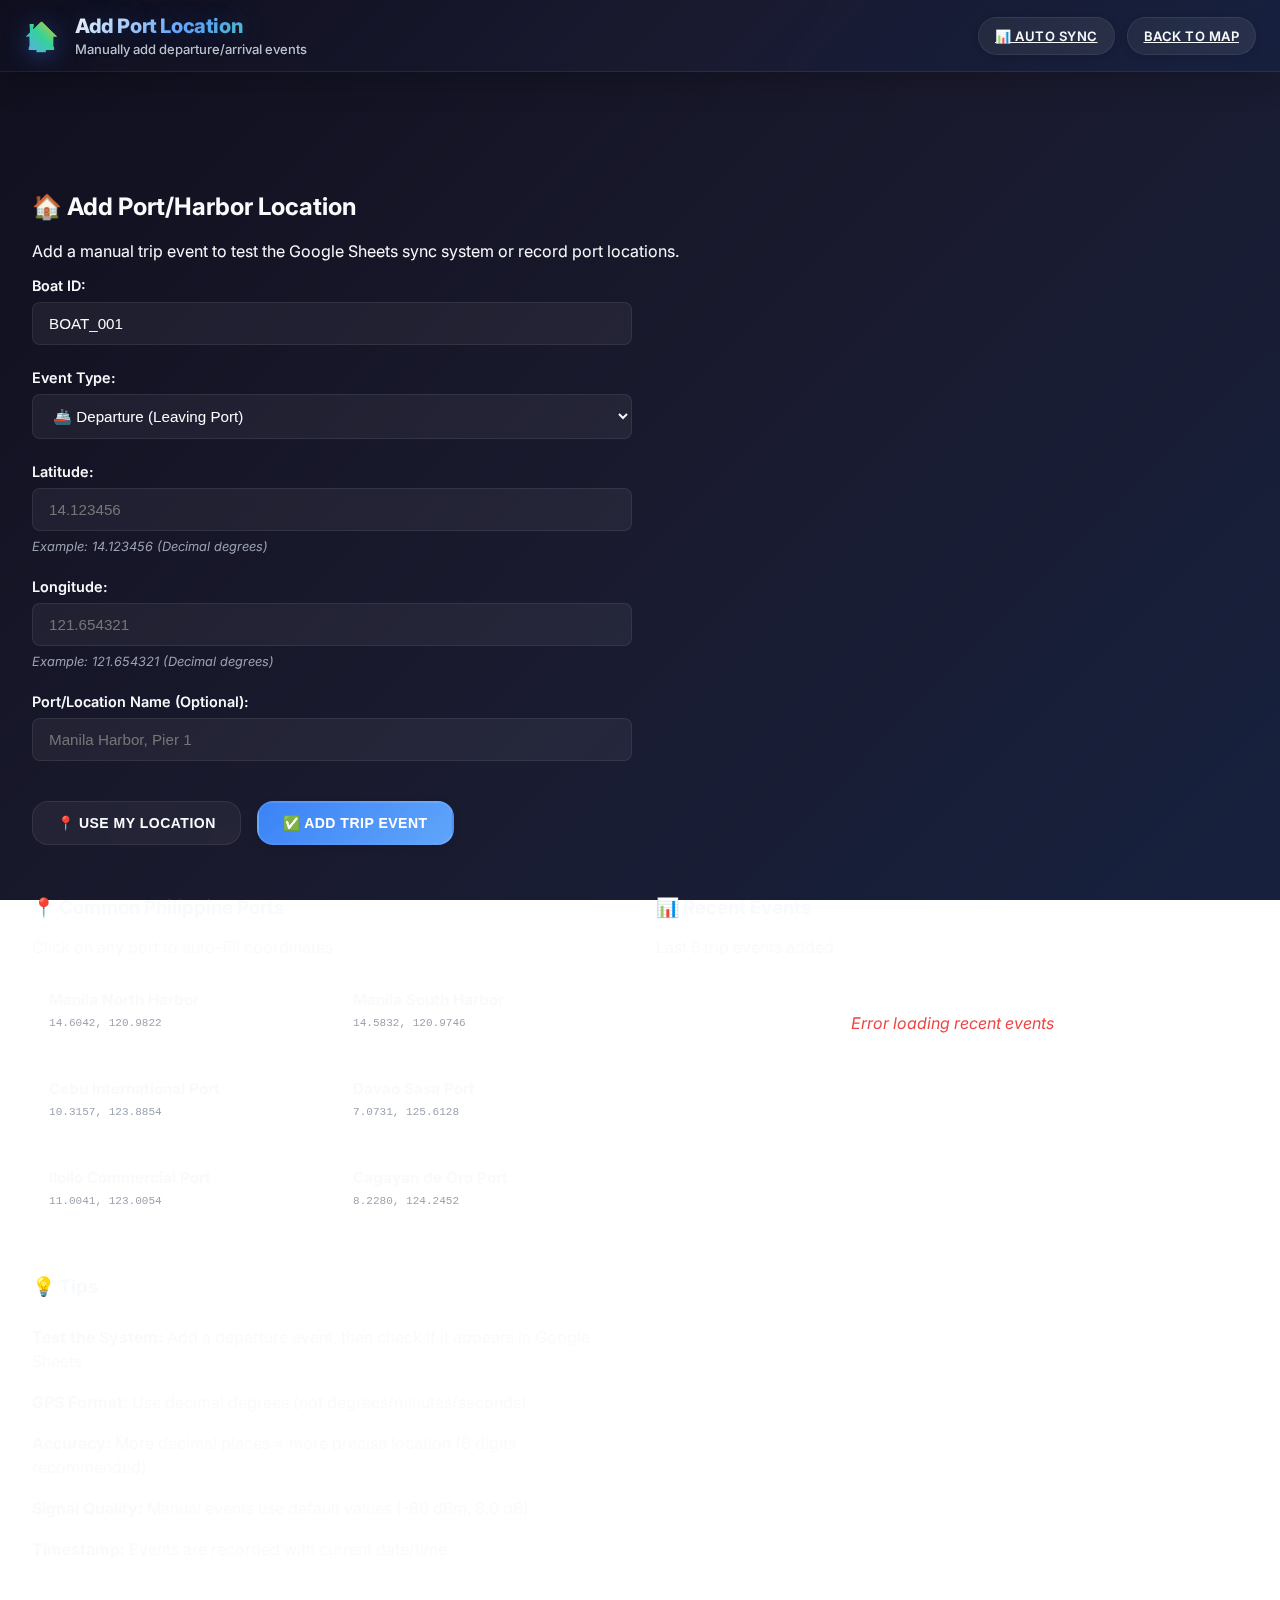
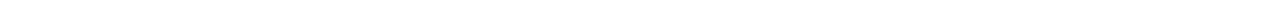
<file: webapp/add-port.html>
<!DOCTYPE html>
<html lang="en">
<head>
  <meta charset="UTF-8">
  <meta name="viewport" content="width=device-width, initial-scale=1.0">
  <title>Add Port Location - Boat Tracker</title>
  <link rel="stylesheet" href="styles.css">
</head>
<body>
  <header class="app-header">
    <div class="brand">
      <span class="logo">🏠</span>
      <div class="stack">
        <h1>Add Port Location</h1>
        <p class="muted">Manually add departure/arrival events</p>
      </div>
    </div>
    <div class="actions">
      <a href="sheets-sync.html" class="chip">📊 Auto Sync</a>
      <a href="index.html" class="chip">Back to Map</a>
    </div>
  </header>

  <div class="sync-container">
    <div class="setup-card card">
      <h2>🏠 Add Port/Harbor Location</h2>
      <p class="muted">Add a manual trip event to test the Google Sheets sync system or record port locations.</p>
      
      <form id="portForm" class="port-form">
        <div class="form-group">
          <label for="boatId">Boat ID:</label>
          <input type="text" id="boatId" value="BOAT_001" class="form-input">
        </div>

        <div class="form-group">
          <label for="eventType">Event Type:</label>
          <select id="eventType" class="form-input">
            <option value="DEPARTURE">🚢 Departure (Leaving Port)</option>
            <option value="ARRIVAL">⚓ Arrival (Entering Port)</option>
          </select>
        </div>

        <div class="form-group">
          <label for="latitude">Latitude:</label>
          <input type="number" id="latitude" step="0.000001" placeholder="14.123456" class="form-input">
          <small>Example: 14.123456 (Decimal degrees)</small>
        </div>

        <div class="form-group">
          <label for="longitude">Longitude:</label>
          <input type="number" id="longitude" step="0.000001" placeholder="121.654321" class="form-input">
          <small>Example: 121.654321 (Decimal degrees)</small>
        </div>

        <div class="form-group">
          <label for="portName">Port/Location Name (Optional):</label>
          <input type="text" id="portName" placeholder="Manila Harbor, Pier 1" class="form-input">
        </div>

        <div class="form-actions">
          <button type="button" id="getCurrentLocation" class="btn secondary">📍 Use My Location</button>
          <button type="submit" class="btn primary">✅ Add Trip Event</button>
        </div>
      </form>
    </div>

    <div class="card">
      <h3>📍 Common Philippine Ports</h3>
      <p class="muted">Click on any port to auto-fill coordinates</p>
      
      <div class="ports-grid">
        <div class="port-item" data-lat="14.6042" data-lng="120.9822" data-name="Manila North Harbor">
          <h4>Manila North Harbor</h4>
          <p>14.6042, 120.9822</p>
        </div>
        
        <div class="port-item" data-lat="14.5832" data-lng="120.9746" data-name="Manila South Harbor">
          <h4>Manila South Harbor</h4>
          <p>14.5832, 120.9746</p>
        </div>
        
        <div class="port-item" data-lat="10.3157" data-lng="123.8854" data-name="Cebu International Port">
          <h4>Cebu International Port</h4>
          <p>10.3157, 123.8854</p>
        </div>
        
        <div class="port-item" data-lat="7.0731" data-lng="125.6128" data-name="Davao Sasa Port">
          <h4>Davao Sasa Port</h4>
          <p>7.0731, 125.6128</p>
        </div>
        
        <div class="port-item" data-lat="11.0041" data-lng="123.0054" data-name="Iloilo Commercial Port">
          <h4>Iloilo Commercial Port</h4>
          <p>11.0041, 123.0054</p>
        </div>
        
        <div class="port-item" data-lat="8.2280" data-lng="124.2452" data-name="Cagayan de Oro Port">
          <h4>Cagayan de Oro Port</h4>
          <p>8.2280, 124.2452</p>
        </div>
      </div>
    </div>

    <div class="card">
      <h3>📊 Recent Events</h3>
      <p class="muted">Last 5 trip events added</p>
      <div id="recentEvents" class="recent-events">
        <div class="loading">Loading recent events...</div>
      </div>
    </div>

    <div class="card">
      <h3>💡 Tips</h3>
      <ul class="tips-list">
        <li><strong>Test the System:</strong> Add a departure event, then check if it appears in Google Sheets</li>
        <li><strong>GPS Format:</strong> Use decimal degrees (not degrees/minutes/seconds)</li>
        <li><strong>Accuracy:</strong> More decimal places = more precise location (6 digits recommended)</li>
        <li><strong>Signal Quality:</strong> Manual events use default values (-80 dBm, 8.0 dB)</li>
        <li><strong>Timestamp:</strong> Events are recorded with current date/time</li>
      </ul>
    </div>
  </div>

  <script src="add-port.js"></script>
</body>
</html>
</file>
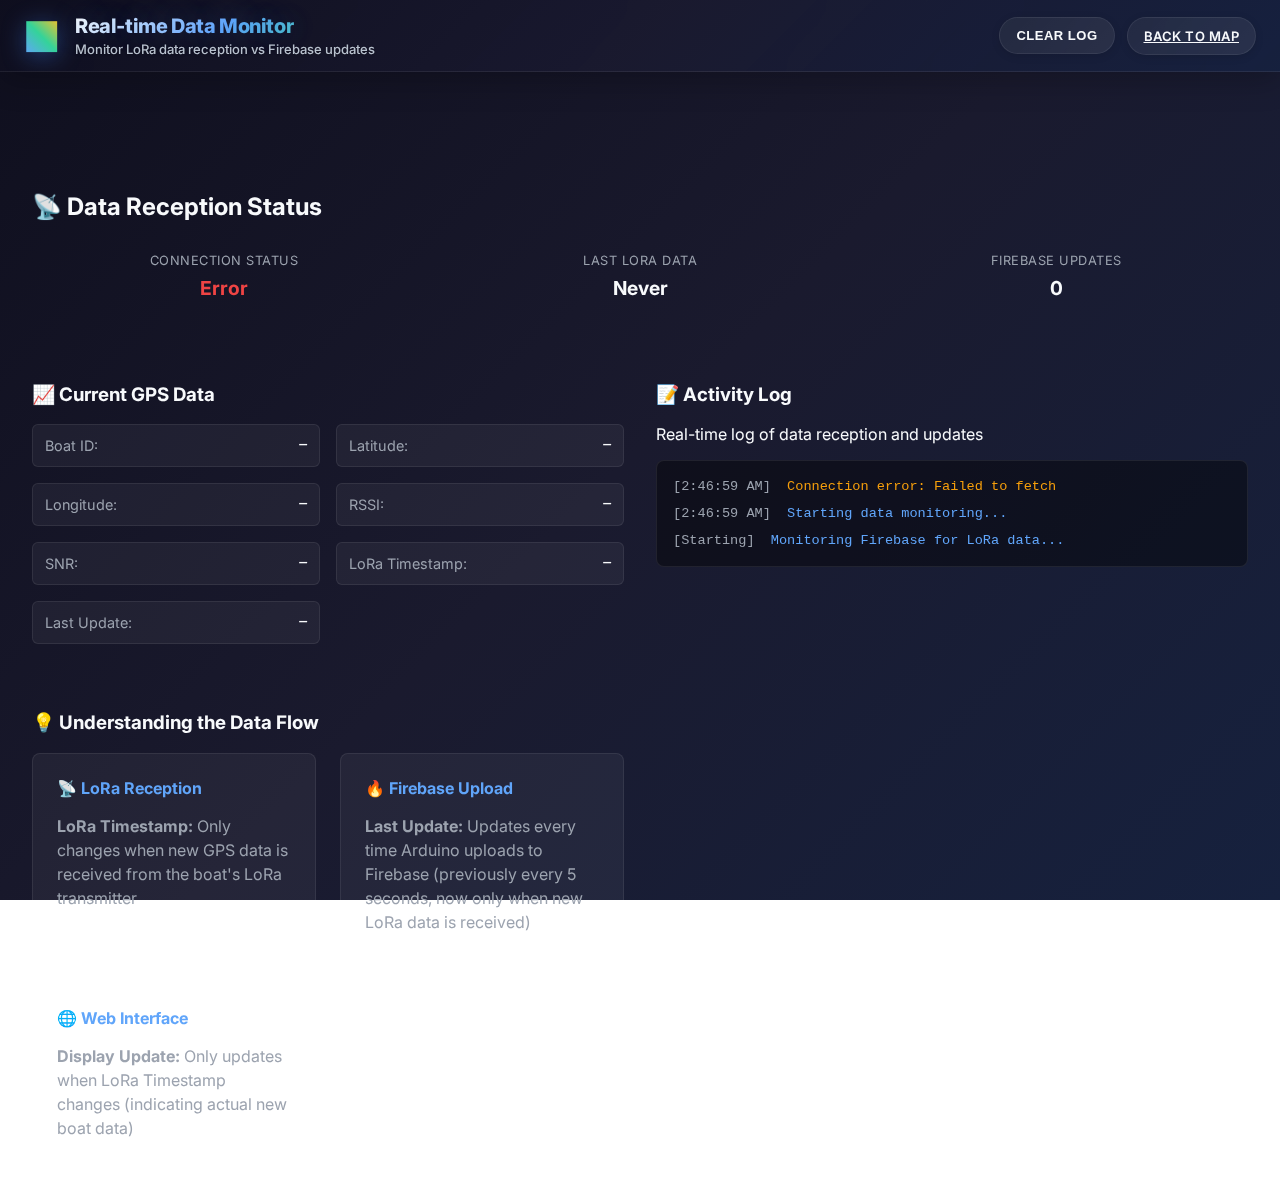
<file: webapp/data-monitor.html>
<!DOCTYPE html>
<html lang="en">
<head>
  <meta charset="UTF-8">
  <meta name="viewport" content="width=device-width, initial-scale=1.0">
  <title>Real-time Data Monitor - Boat Tracker</title>
  <link rel="stylesheet" href="styles.css">
</head>
<body>
  <header class="app-header">
    <div class="brand">
      <span class="logo">📊</span>
      <div class="stack">
        <h1>Real-time Data Monitor</h1>
        <p class="muted">Monitor LoRa data reception vs Firebase updates</p>
      </div>
    </div>
    <div class="actions">
      <button id="clearLog" class="chip">Clear Log</button>
      <a href="index.html" class="chip">Back to Map</a>
    </div>
  </header>

  <div class="sync-container">
    <div class="setup-card card">
      <h2>📡 Data Reception Status</h2>
      <div class="status-grid">
        <div class="status-item">
          <span class="label">Connection Status</span>
          <span id="connectionStatus" class="value">Connecting...</span>
        </div>
        <div class="status-item">
          <span class="label">Last LoRa Data</span>
          <span id="lastLoraData" class="value">Never</span>
        </div>
        <div class="status-item">
          <span class="label">Firebase Updates</span>
          <span id="firebaseUpdates" class="value">0</span>
        </div>
      </div>
    </div>

    <div class="card">
      <h3>📈 Current GPS Data</h3>
      <div class="gps-display">
        <div class="gps-item">
          <span class="label">Boat ID:</span>
          <span id="boatId" class="value">—</span>
        </div>
        <div class="gps-item">
          <span class="label">Latitude:</span>
          <span id="latitude" class="value">—</span>
        </div>
        <div class="gps-item">
          <span class="label">Longitude:</span>
          <span id="longitude" class="value">—</span>
        </div>
        <div class="gps-item">
          <span class="label">RSSI:</span>
          <span id="rssi" class="value">—</span>
        </div>
        <div class="gps-item">
          <span class="label">SNR:</span>
          <span id="snr" class="value">—</span>
        </div>
        <div class="gps-item">
          <span class="label">LoRa Timestamp:</span>
          <span id="loraTimestamp" class="value">—</span>
        </div>
        <div class="gps-item">
          <span class="label">Last Update:</span>
          <span id="lastUpdate" class="value">—</span>
        </div>
      </div>
    </div>

    <div class="card">
      <h3>📝 Activity Log</h3>
      <p class="muted">Real-time log of data reception and updates</p>
      <div id="activityLog" class="activity-log">
        <div class="log-entry info">
          <span class="timestamp">[Starting]</span>
          <span class="message">Monitoring Firebase for LoRa data...</span>
        </div>
      </div>
    </div>

    <div class="card">
      <h3>💡 Understanding the Data Flow</h3>
      <div class="explanation">
        <div class="flow-step">
          <h4>📡 LoRa Reception</h4>
          <p><strong>LoRa Timestamp:</strong> Only changes when new GPS data is received from the boat's LoRa transmitter</p>
        </div>
        <div class="flow-step">
          <h4>🔥 Firebase Upload</h4>
          <p><strong>Last Update:</strong> Updates every time Arduino uploads to Firebase (previously every 5 seconds, now only when new LoRa data is received)</p>
        </div>
        <div class="flow-step">
          <h4>🌐 Web Interface</h4>
          <p><strong>Display Update:</strong> Only updates when LoRa Timestamp changes (indicating actual new boat data)</p>
        </div>
      </div>
    </div>
  </div>

  <style>
    .status-grid {
      display: grid;
      grid-template-columns: repeat(3, 1fr);
      gap: 2rem;
      margin: 2rem 0;
    }

    .gps-display {
      display: grid;
      grid-template-columns: repeat(auto-fit, minmax(250px, 1fr));
      gap: 1rem;
      margin: 1rem 0;
    }

    .gps-item {
      display: flex;
      justify-content: space-between;
      padding: 0.75rem;
      background: var(--glass);
      border-radius: 6px;
      border: 1px solid var(--glass-border);
    }

    .gps-item .label {
      color: var(--muted);
      font-size: 0.9em;
    }

    .gps-item .value {
      color: var(--text);
      font-family: monospace;
      font-weight: 600;
    }

    .activity-log {
      background: rgba(0, 0, 0, 0.4);
      border-radius: 8px;
      padding: 1rem;
      max-height: 400px;
      overflow-y: auto;
      border: 1px solid var(--glass-border);
    }

    .log-entry {
      margin-bottom: 0.5rem;
      font-family: monospace;
      font-size: 0.85em;
      line-height: 1.4;
      animation: fadeIn 0.3s ease;
    }

    .log-entry.info {
      color: var(--accent-light);
    }

    .log-entry.success {
      color: var(--ok);
    }

    .log-entry.warning {
      color: var(--warn);
    }

    .log-entry .timestamp {
      color: var(--muted);
      margin-right: 1rem;
    }

    .explanation {
      display: grid;
      grid-template-columns: repeat(auto-fit, minmax(250px, 1fr));
      gap: 1.5rem;
      margin-top: 1rem;
    }

    .flow-step {
      padding: 1.5rem;
      background: var(--glass);
      border-radius: 8px;
      border: 1px solid var(--glass-border);
    }

    .flow-step h4 {
      margin: 0 0 1rem 0;
      color: var(--accent-light);
    }

    .flow-step p {
      margin: 0;
      line-height: 1.5;
      color: var(--muted);
    }

    @media (max-width: 768px) {
      .status-grid {
        grid-template-columns: 1fr;
      }
    }
  </style>

  <script src="data-monitor.js"></script>
</body>
</html>
</file>
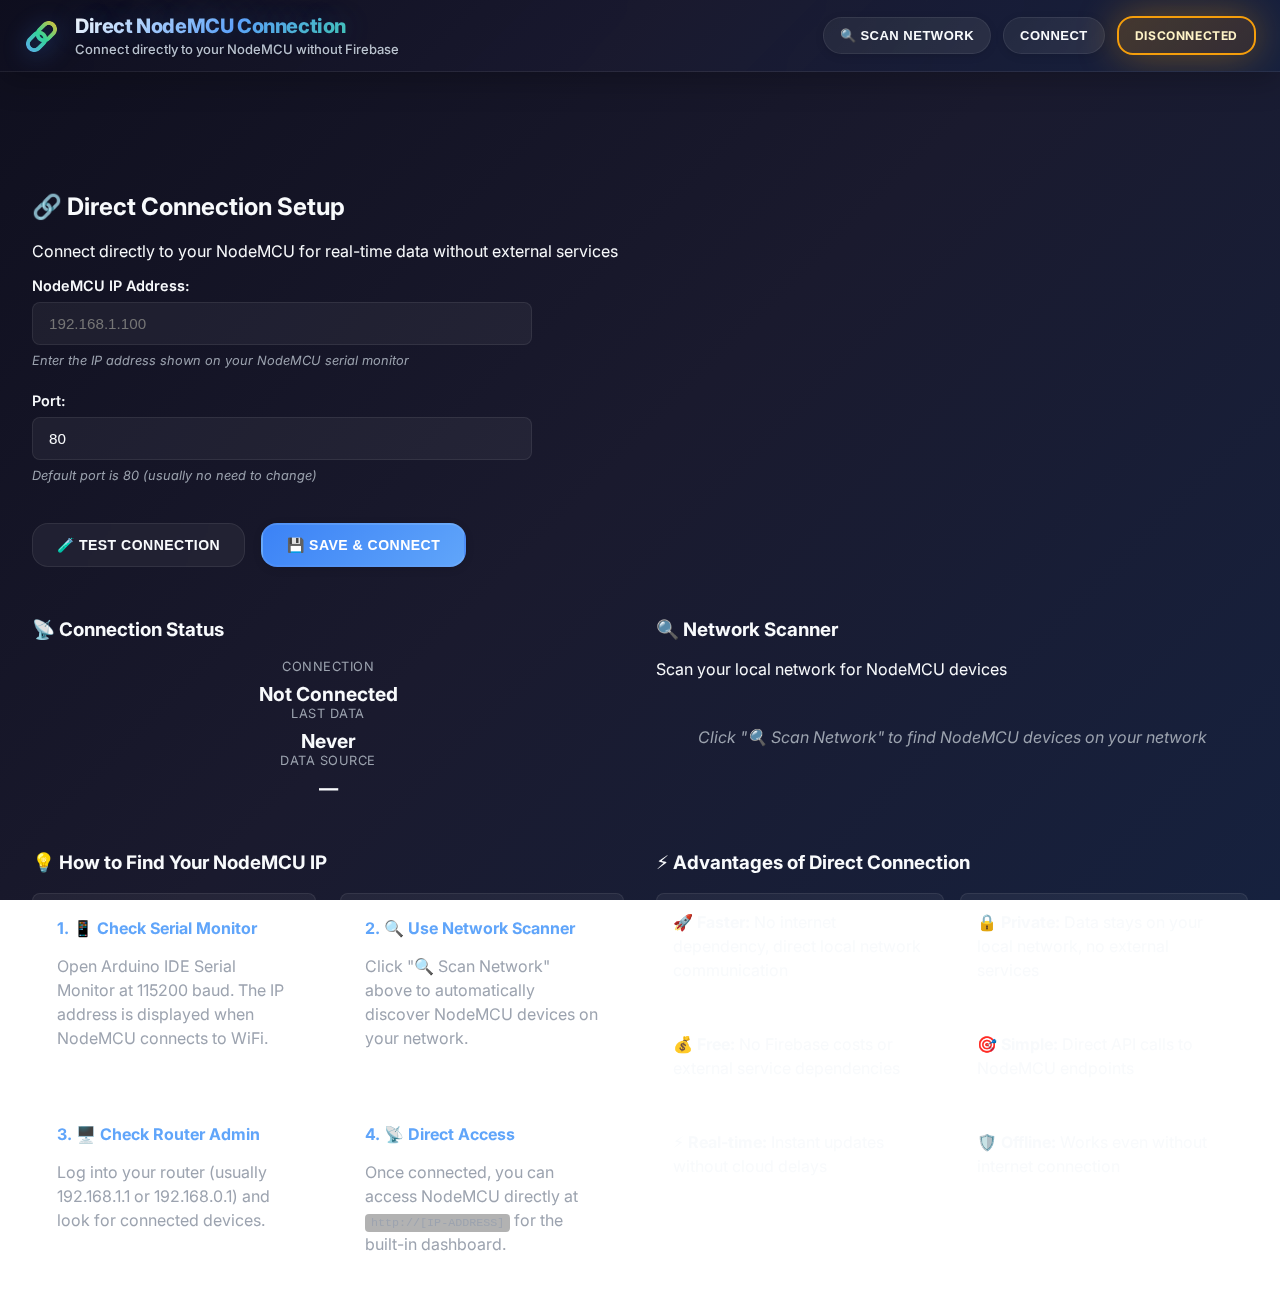
<file: webapp/direct-connection.html>
<!DOCTYPE html>
<html lang="en">
<head>
  <meta charset="UTF-8">
  <meta name="viewport" content="width=device-width, initial-scale=1.0">
  <title>Direct NodeMCU Connection - Boat Tracker</title>
  <link rel="stylesheet" href="styles.css">
</head>
<body>
  <header class="app-header">
    <div class="brand">
      <span class="logo">🔗</span>
      <div class="stack">
        <h1>Direct NodeMCU Connection</h1>
        <p class="muted">Connect directly to your NodeMCU without Firebase</p>
      </div>
    </div>
    <div class="actions">
      <button id="scanBtn" class="chip">🔍 Scan Network</button>
      <button id="connectBtn" class="chip" disabled>Connect</button>
      <span id="statusBadge" class="badge warn">Disconnected</span>
    </div>
  </header>

  <div class="sync-container">
    <div class="setup-card card">
      <h2>🔗 Direct Connection Setup</h2>
      <p class="muted">Connect directly to your NodeMCU for real-time data without external services</p>
      
      <div class="connection-form">
        <div class="form-group">
          <label for="nodeMcuIp">NodeMCU IP Address:</label>
          <input type="text" id="nodeMcuIp" placeholder="192.168.1.100" class="form-input" pattern="^(\d{1,3}\.){3}\d{1,3}$">
          <small>Enter the IP address shown on your NodeMCU serial monitor</small>
        </div>

        <div class="form-group">
          <label for="nodeMcuPort">Port:</label>
          <input type="number" id="nodeMcuPort" value="80" class="form-input" min="1" max="65535">
          <small>Default port is 80 (usually no need to change)</small>
        </div>

        <div class="connection-actions">
          <button id="testConnection" class="btn secondary">🧪 Test Connection</button>
          <button id="saveConnection" class="btn primary">💾 Save & Connect</button>
        </div>
      </div>
    </div>

    <div class="card">
      <h3>📡 Connection Status</h3>
      <div class="status-grid">
        <div class="status-item">
          <span class="label">Connection</span>
          <span id="connectionStatus" class="value">Not Connected</span>
        </div>
        <div class="status-item">
          <span class="label">Last Data</span>
          <span id="lastDataTime" class="value">Never</span>
        </div>
        <div class="status-item">
          <span class="label">Data Source</span>
          <span id="dataSource" class="value">—</span>
        </div>
      </div>
      
      <div id="connectionDetails" class="connection-details" style="display: none;">
        <h4>📊 Current GPS Data</h4>
        <div class="gps-display">
          <div class="gps-item">
            <span class="label">Boat ID:</span>
            <span id="currentBoatId" class="value">—</span>
          </div>
          <div class="gps-item">
            <span class="label">Latitude:</span>
            <span id="currentLat" class="value">—</span>
          </div>
          <div class="gps-item">
            <span class="label">Longitude:</span>
            <span id="currentLng" class="value">—</span>
          </div>
          <div class="gps-item">
            <span class="label">RSSI:</span>
            <span id="currentRssi" class="value">—</span>
          </div>
          <div class="gps-item">
            <span class="label">SNR:</span>
            <span id="currentSnr" class="value">—</span>
          </div>
          <div class="gps-item">
            <span class="label">Last Update:</span>
            <span id="currentTimestamp" class="value">—</span>
          </div>
        </div>
      </div>
    </div>

    <div class="card">
      <h3>🔍 Network Scanner</h3>
      <p class="muted">Scan your local network for NodeMCU devices</p>
      <div id="scanResults" class="scan-results">
        <div class="scan-placeholder">Click "🔍 Scan Network" to find NodeMCU devices on your network</div>
      </div>
    </div>

    <div class="card">
      <h3>💡 How to Find Your NodeMCU IP</h3>
      <div class="help-steps">
        <div class="help-step">
          <h4>1. 📱 Check Serial Monitor</h4>
          <p>Open Arduino IDE Serial Monitor at 115200 baud. The IP address is displayed when NodeMCU connects to WiFi.</p>
        </div>
        
        <div class="help-step">
          <h4>2. 🔍 Use Network Scanner</h4>
          <p>Click "🔍 Scan Network" above to automatically discover NodeMCU devices on your network.</p>
        </div>
        
        <div class="help-step">
          <h4>3. 🖥️ Check Router Admin</h4>
          <p>Log into your router (usually 192.168.1.1 or 192.168.0.1) and look for connected devices.</p>
        </div>
        
        <div class="help-step">
          <h4>4. 📡 Direct Access</h4>
          <p>Once connected, you can access NodeMCU directly at <code>http://[IP-ADDRESS]</code> for the built-in dashboard.</p>
        </div>
      </div>
    </div>

    <div class="card">
      <h3>⚡ Advantages of Direct Connection</h3>
      <ul class="advantages-list">
        <li><strong>🚀 Faster:</strong> No internet dependency, direct local network communication</li>
        <li><strong>🔒 Private:</strong> Data stays on your local network, no external services</li>
        <li><strong>💰 Free:</strong> No Firebase costs or external service dependencies</li>
        <li><strong>🎯 Simple:</strong> Direct API calls to NodeMCU endpoints</li>
        <li><strong>⚡ Real-time:</strong> Instant updates without cloud delays</li>
        <li><strong>🛡️ Offline:</strong> Works even without internet connection</li>
      </ul>
    </div>
  </div>

  <script src="direct-connection.js"></script>
</body>
</html>
</file>
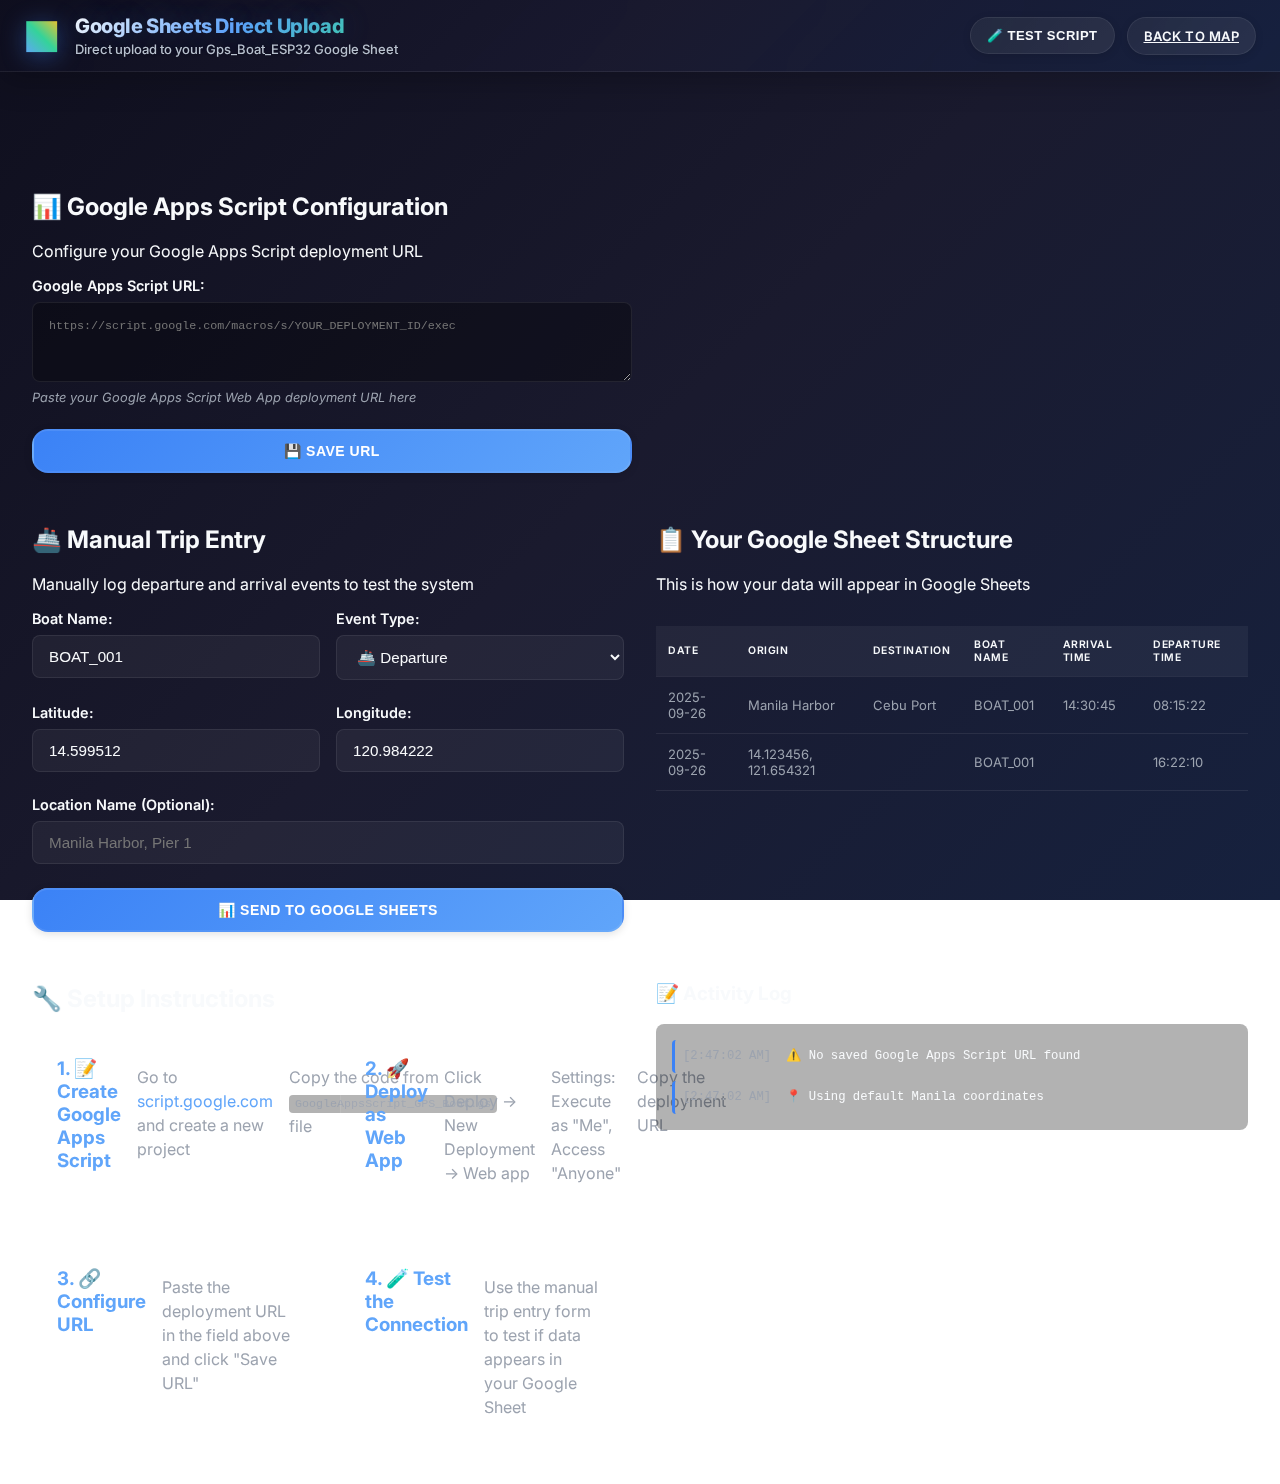
<file: webapp/google-sheets-direct.html>
<!DOCTYPE html>
<html lang="en">
<head>
  <meta charset="UTF-8">
  <meta name="viewport" content="width=device-width, initial-scale=1.0">
  <title>Google Sheets Direct Upload - GPS Boat ESP32</title>
  <link rel="stylesheet" href="styles.css">
</head>
<body>
  <header class="app-header">
    <div class="brand">
      <span class="logo">📊</span>
      <div class="stack">
        <h1>Google Sheets Direct Upload</h1>
        <p class="muted">Direct upload to your Gps_Boat_ESP32 Google Sheet</p>
      </div>
    </div>
    <div class="actions">
      <button id="testConnection" class="chip">🧪 Test Script</button>
      <a href="index.html" class="chip">Back to Map</a>
    </div>
  </header>

  <div class="sync-container">
    <div class="setup-card card">
      <h2>📊 Google Apps Script Configuration</h2>
      <p class="muted">Configure your Google Apps Script deployment URL</p>
      
      <div class="config-form">
        <div class="form-group">
          <label for="scriptUrl">Google Apps Script URL:</label>
          <textarea id="scriptUrl" placeholder="https://script.google.com/macros/s/YOUR_DEPLOYMENT_ID/exec" class="script-input"></textarea>
          <small>Paste your Google Apps Script Web App deployment URL here</small>
        </div>
        
        <button id="saveUrl" class="btn primary">💾 Save URL</button>
      </div>
    </div>

    <div class="card">
      <h2>🚢 Manual Trip Entry</h2>
      <p class="muted">Manually log departure and arrival events to test the system</p>
      
      <div class="trip-form">
        <div class="form-row">
          <div class="form-group">
            <label for="boatName">Boat Name:</label>
            <input type="text" id="boatName" value="BOAT_001" class="form-input">
          </div>
          
          <div class="form-group">
            <label for="eventType">Event Type:</label>
            <select id="eventType" class="form-input">
              <option value="DEPARTURE">🚢 Departure</option>
              <option value="ARRIVAL">⚓ Arrival</option>
            </select>
          </div>
        </div>
        
        <div class="form-row">
          <div class="form-group">
            <label for="latitude">Latitude:</label>
            <input type="number" id="latitude" step="0.000001" placeholder="14.123456" class="form-input">
          </div>
          
          <div class="form-group">
            <label for="longitude">Longitude:</label>
            <input type="number" id="longitude" step="0.000001" placeholder="121.654321" class="form-input">
          </div>
        </div>
        
        <div class="form-group">
          <label for="locationName">Location Name (Optional):</label>
          <input type="text" id="locationName" placeholder="Manila Harbor, Pier 1" class="form-input">
        </div>
        
        <button id="sendTrip" class="btn primary">📊 Send to Google Sheets</button>
      </div>
    </div>

    <div class="card">
      <h2>📋 Your Google Sheet Structure</h2>
      <p class="muted">This is how your data will appear in Google Sheets</p>
      
      <div class="sheet-preview">
        <table class="preview-table">
          <thead>
            <tr>
              <th>Date</th>
              <th>Origin</th>
              <th>Destination</th>
              <th>Boat Name</th>
              <th>Arrival Time</th>
              <th>Departure Time</th>
            </tr>
          </thead>
          <tbody>
            <tr>
              <td>2025-09-26</td>
              <td>Manila Harbor</td>
              <td>Cebu Port</td>
              <td>BOAT_001</td>
              <td>14:30:45</td>
              <td>08:15:22</td>
            </tr>
            <tr>
              <td>2025-09-26</td>
              <td>14.123456, 121.654321</td>
              <td></td>
              <td>BOAT_001</td>
              <td></td>
              <td>16:22:10</td>
            </tr>
          </tbody>
        </table>
      </div>
    </div>

    <div class="card">
      <h2>🔧 Setup Instructions</h2>
      <div class="setup-steps">
        <div class="step">
          <h3>1. 📝 Create Google Apps Script</h3>
          <p>Go to <a href="https://script.google.com" target="_blank">script.google.com</a> and create a new project</p>
          <p>Copy the code from <code>GoogleAppsScript_GPS_Boat.gs</code> file</p>
        </div>
        
        <div class="step">
          <h3>2. 🚀 Deploy as Web App</h3>
          <p>Click Deploy → New Deployment → Web app</p>
          <p>Settings: Execute as "Me", Access "Anyone"</p>
          <p>Copy the deployment URL</p>
        </div>
        
        <div class="step">
          <h3>3. 🔗 Configure URL</h3>
          <p>Paste the deployment URL in the field above and click "Save URL"</p>
        </div>
        
        <div class="step">
          <h3>4. 🧪 Test the Connection</h3>
          <p>Use the manual trip entry form to test if data appears in your Google Sheet</p>
        </div>
      </div>
    </div>

    <div id="logArea" class="card" style="display: none;">
      <h3>📝 Activity Log</h3>
      <div id="activityLog" class="activity-log"></div>
    </div>
  </div>

  <style>
    .config-form, .trip-form {
      display: flex;
      flex-direction: column;
      gap: 1.5rem;
      max-width: 600px;
    }

    .form-row {
      display: flex;
      gap: 1rem;
    }

    .form-row .form-group {
      flex: 1;
    }

    .script-input {
      width: 100%;
      min-height: 80px;
      padding: 1rem;
      border: 1px solid var(--glass-border);
      border-radius: 8px;
      background: rgba(0, 0, 0, 0.3);
      color: var(--text);
      font-family: monospace;
      font-size: 0.9em;
      resize: vertical;
    }

    .script-input:focus {
      outline: none;
      border-color: var(--accent);
      box-shadow: 0 0 20px rgba(59, 130, 246, 0.3);
    }

    .sheet-preview {
      overflow-x: auto;
      margin-top: 1rem;
    }

    .setup-steps {
      display: grid;
      grid-template-columns: repeat(auto-fit, minmax(250px, 1fr));
      gap: 1.5rem;
      margin-top: 1rem;
    }

    .step {
      padding: 1.5rem;
      background: var(--glass);
      border-radius: 8px;
      border: 1px solid var(--glass-border);
    }

    .step h3 {
      margin: 0 0 1rem 0;
      color: var(--accent-light);
    }

    .step p {
      margin: 0.5rem 0;
      line-height: 1.5;
      color: var(--muted);
    }

    .step a {
      color: var(--accent-light);
      text-decoration: none;
    }

    .step a:hover {
      text-decoration: underline;
    }

    .step code {
      background: rgba(0, 0, 0, 0.3);
      padding: 2px 6px;
      border-radius: 4px;
      font-family: monospace;
      font-size: 0.9em;
    }

    @media (max-width: 768px) {
      .form-row {
        flex-direction: column;
      }
    }
  </style>

  <script src="google-sheets-direct.js"></script>
</body>
</html>
</file>
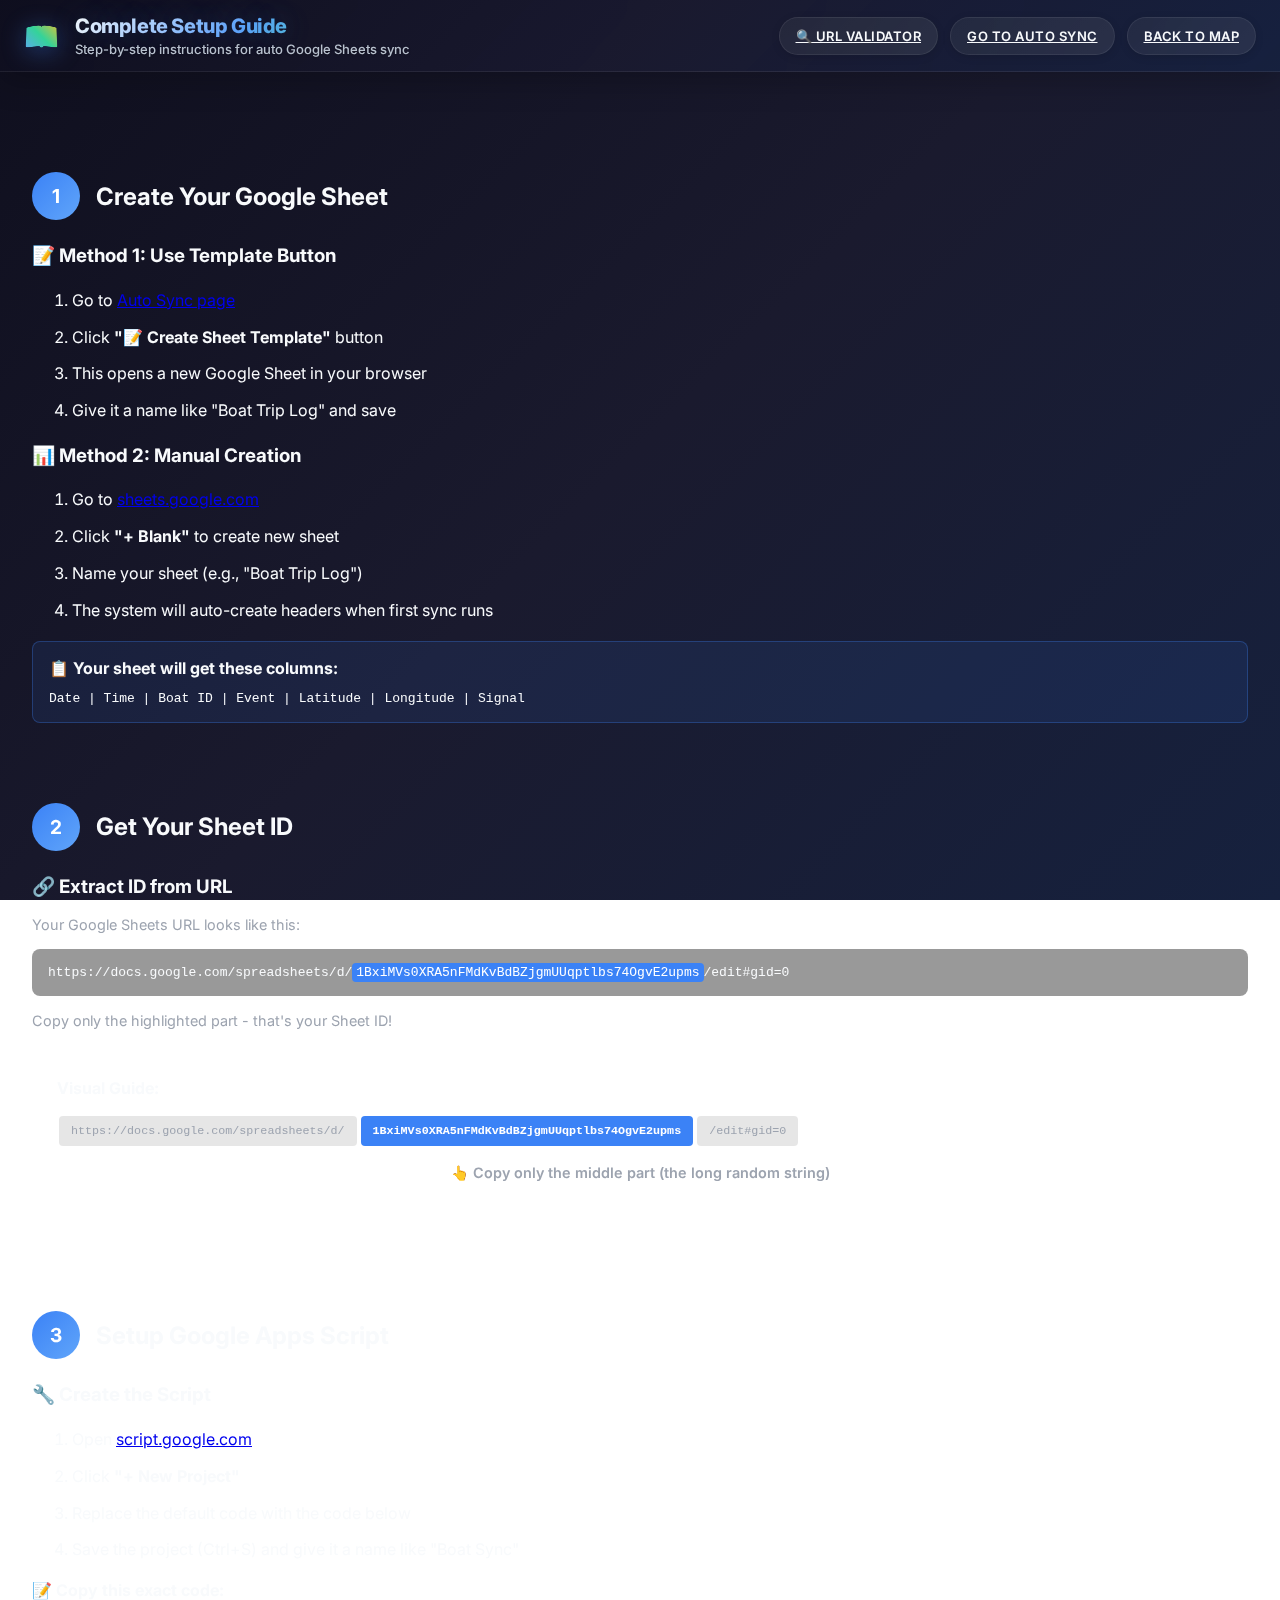
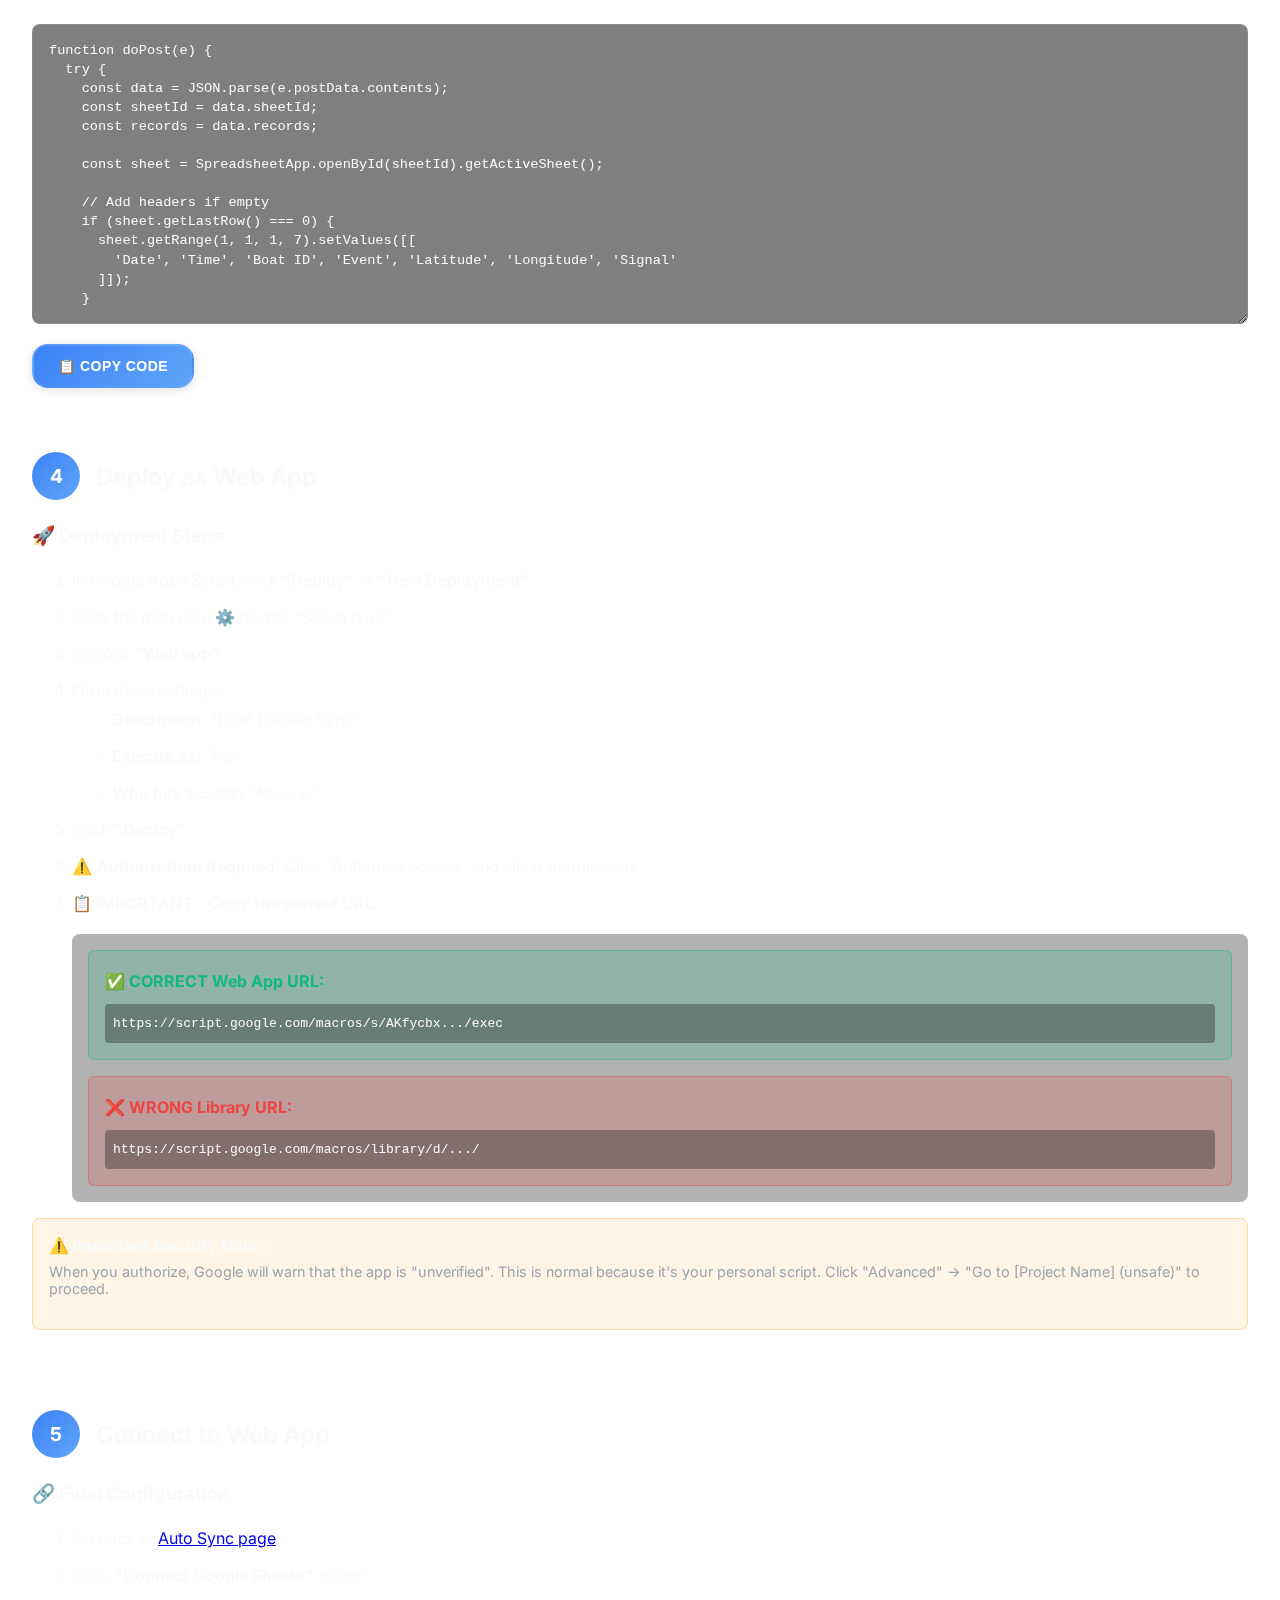
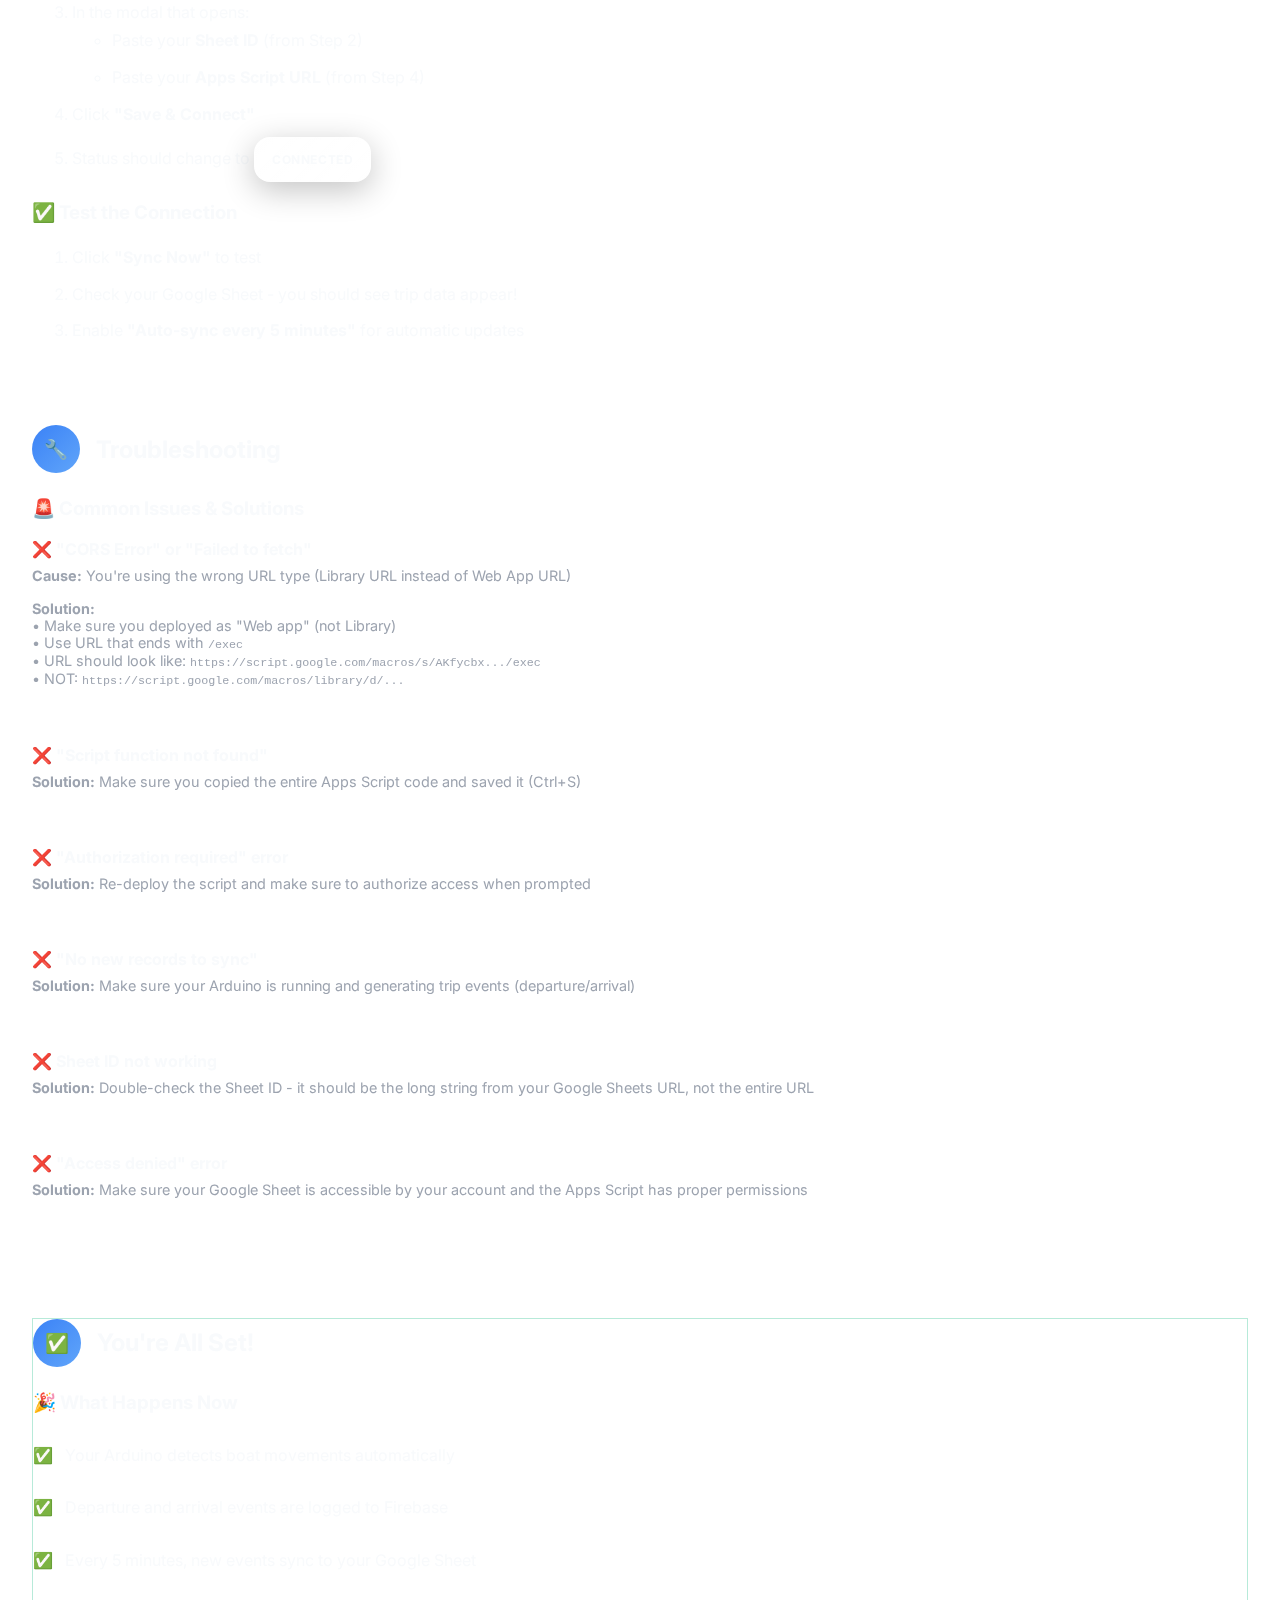
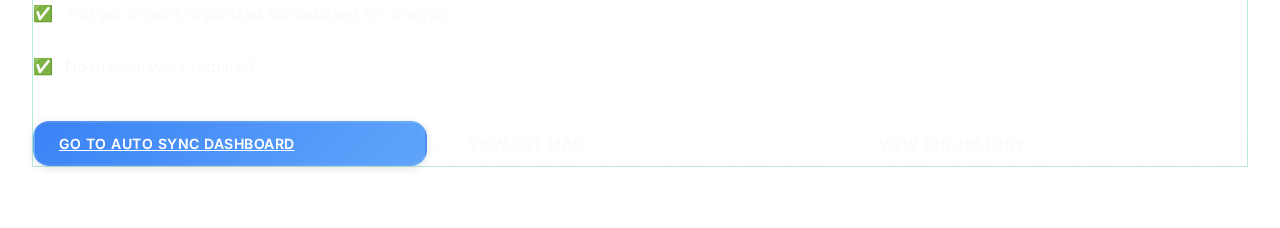
<file: webapp/setup-guide.html>
<!DOCTYPE html>
<html lang="en">
<head>
  <meta charset="UTF-8">
  <meta name="viewport" content="width=device-width, initial-scale=1.0">
  <title>Complete Setup Guide - Boat Tracker Auto Sync</title>
  <link rel="stylesheet" href="styles.css">
</head>
<body>
  <header class="app-header">
    <div class="brand">
      <span class="logo">📖</span>
      <div class="stack">
        <h1>Complete Setup Guide</h1>
        <p class="muted">Step-by-step instructions for auto Google Sheets sync</p>
      </div>
    </div>
    <div class="actions">
      <a href="url-validator.html" class="chip">🔍 URL Validator</a>
      <a href="sheets-sync.html" class="chip">Go to Auto Sync</a>
      <a href="index.html" class="chip">Back to Map</a>
    </div>
  </header>

  <div class="sync-container">
    <!-- Step 1: Create Google Sheet -->
    <div class="setup-card card">
      <div class="step-header">
        <span class="step-number">1</span>
        <h2>Create Your Google Sheet</h2>
      </div>
      
      <div class="step-content">
        <h3>📝 Method 1: Use Template Button</h3>
        <ol>
          <li>Go to <a href="sheets-sync.html" target="_blank">Auto Sync page</a></li>
          <li>Click <strong>"📝 Create Sheet Template"</strong> button</li>
          <li>This opens a new Google Sheet in your browser</li>
          <li>Give it a name like "Boat Trip Log" and save</li>
        </ol>

        <h3>📊 Method 2: Manual Creation</h3>
        <ol>
          <li>Go to <a href="https://sheets.google.com" target="_blank">sheets.google.com</a></li>
          <li>Click <strong>"+ Blank"</strong> to create new sheet</li>
          <li>Name your sheet (e.g., "Boat Trip Log")</li>
          <li>The system will auto-create headers when first sync runs</li>
        </ol>

        <div class="important-note">
          <h4>📋 Your sheet will get these columns:</h4>
          <code>Date | Time | Boat ID | Event | Latitude | Longitude | Signal</code>
        </div>
      </div>
    </div>

    <!-- Step 2: Get Sheet ID -->
    <div class="setup-card card">
      <div class="step-header">
        <span class="step-number">2</span>
        <h2>Get Your Sheet ID</h2>
      </div>
      
      <div class="step-content">
        <h3>🔗 Extract ID from URL</h3>
        <p>Your Google Sheets URL looks like this:</p>
        <div class="url-example">
          <code>https://docs.google.com/spreadsheets/d/<span class="highlight">1BxiMVs0XRA5nFMdKvBdBZjgmUUqptlbs74OgvE2upms</span>/edit#gid=0</code>
        </div>
        <p>Copy only the highlighted part - that's your Sheet ID!</p>

        <div class="visual-guide">
          <h4>Visual Guide:</h4>
          <div class="url-breakdown">
            <div class="url-part ignore">https://docs.google.com/spreadsheets/d/</div>
            <div class="url-part important">1BxiMVs0XRA5nFMdKvBdBZjgmUUqptlbs74OgvE2upms</div>
            <div class="url-part ignore">/edit#gid=0</div>
          </div>
          <p class="instruction">👆 Copy only the middle part (the long random string)</p>
        </div>
      </div>
    </div>

    <!-- Step 3: Google Apps Script -->
    <div class="setup-card card">
      <div class="step-header">
        <span class="step-number">3</span>
        <h2>Setup Google Apps Script</h2>
      </div>
      
      <div class="step-content">
        <h3>🔧 Create the Script</h3>
        <ol>
          <li>Open <a href="https://script.google.com" target="_blank">script.google.com</a></li>
          <li>Click <strong>"+ New Project"</strong></li>
          <li>Replace the default code with the code below</li>
          <li>Save the project (Ctrl+S) and give it a name like "Boat Sync"</li>
        </ol>

        <h4>📝 Copy this exact code:</h4>
        <textarea id="gasCode" readonly class="code-area">
function doPost(e) {
  try {
    const data = JSON.parse(e.postData.contents);
    const sheetId = data.sheetId;
    const records = data.records;
    
    const sheet = SpreadsheetApp.openById(sheetId).getActiveSheet();
    
    // Add headers if empty
    if (sheet.getLastRow() === 0) {
      sheet.getRange(1, 1, 1, 7).setValues([[
        'Date', 'Time', 'Boat ID', 'Event', 'Latitude', 'Longitude', 'Signal'
      ]]);
    }
    
    // Add new records
    records.forEach(record => {
      const date = new Date(record.timestamp);
      sheet.appendRow([
        date.toLocaleDateString(),
        date.toLocaleTimeString(),
        record.boatId,
        record.event,
        record.latitude,
        record.longitude,
        record.rssi + ' dBm (' + record.snr + ' dB)'
      ]);
    });
    
    return ContentService
      .createTextOutput(JSON.stringify({success: true, count: records.length}))
      .setMimeType(ContentService.MimeType.JSON);
      
  } catch (error) {
    return ContentService
      .createTextOutput(JSON.stringify({success: false, error: error.toString()}))
      .setMimeType(ContentService.MimeType.JSON);
  }
}
        </textarea>
        
        <button id="copyCodeBtn" class="btn primary">📋 Copy Code</button>
      </div>
    </div>

    <!-- Step 4: Deploy -->
    <div class="setup-card card">
      <div class="step-header">
        <span class="step-number">4</span>
        <h2>Deploy as Web App</h2>
      </div>
      
      <div class="step-content">
        <h3>🚀 Deployment Steps</h3>
        <ol>
          <li>In Google Apps Script, click <strong>"Deploy"</strong> → <strong>"New Deployment"</strong></li>
          <li>Click the gear icon ⚙️ next to "Select type"</li>
          <li>Choose <strong>"Web app"</strong></li>
          <li>Fill in these settings:
            <ul>
              <li><strong>Description:</strong> "Boat Tracker Sync"</li>
              <li><strong>Execute as:</strong> "Me"</li>
              <li><strong>Who has access:</strong> "Anyone"</li>
            </ul>
          </li>
          <li>Click <strong>"Deploy"</strong></li>
          <li>⚠️ <strong>Authorization Required:</strong> Click "Authorize access" and allow permissions</li>
          <li>📋 <strong>IMPORTANT - Copy the correct URL:</strong><br>
            <div class="url-examples">
              <div class="url-correct">
                <strong>✅ CORRECT Web App URL:</strong><br>
                <code>https://script.google.com/macros/s/AKfycbx.../exec</code>
              </div>
              <div class="url-wrong">
                <strong>❌ WRONG Library URL:</strong><br>
                <code>https://script.google.com/macros/library/d/.../</code>
              </div>
            </div>
          </li>
        </ol>

        <div class="warning-note">
          <h4>⚠️ Important Security Note:</h4>
          <p>When you authorize, Google will warn that the app is "unverified". This is normal because it's your personal script. Click "Advanced" → "Go to [Project Name] (unsafe)" to proceed.</p>
        </div>
      </div>
    </div>

    <!-- Step 5: Connect Web App -->
    <div class="setup-card card">
      <div class="step-header">
        <span class="step-number">5</span>
        <h2>Connect to Web App</h2>
      </div>
      
      <div class="step-content">
        <h3>🔗 Final Configuration</h3>
        <ol>
          <li>Go back to <a href="sheets-sync.html" target="_blank">Auto Sync page</a></li>
          <li>Click <strong>"Connect Google Sheets"</strong> button</li>
          <li>In the modal that opens:
            <ul>
              <li>Paste your <strong>Sheet ID</strong> (from Step 2)</li>
              <li>Paste your <strong>Apps Script URL</strong> (from Step 4)</li>
            </ul>
          </li>
          <li>Click <strong>"Save & Connect"</strong></li>
          <li>Status should change to <span class="badge success">Connected</span></li>
        </ol>

        <h3>✅ Test the Connection</h3>
        <ol>
          <li>Click <strong>"Sync Now"</strong> to test</li>
          <li>Check your Google Sheet - you should see trip data appear!</li>
          <li>Enable <strong>"Auto-sync every 5 minutes"</strong> for automatic updates</li>
        </ol>
      </div>
    </div>

    <!-- Troubleshooting -->
    <div class="setup-card card">
      <div class="step-header">
        <span class="step-number">🔧</span>
        <h2>Troubleshooting</h2>
      </div>
      
      <div class="step-content">
        <h3>🚨 Common Issues & Solutions</h3>
        
        <div class="troubleshoot-item">
          <h4>❌ "CORS Error" or "Failed to fetch"</h4>
          <p><strong>Cause:</strong> You're using the wrong URL type (Library URL instead of Web App URL)</p>
          <p><strong>Solution:</strong> 
            <br>• Make sure you deployed as "Web app" (not Library)
            <br>• Use URL that ends with <code>/exec</code>
            <br>• URL should look like: <code>https://script.google.com/macros/s/AKfycbx.../exec</code>
            <br>• NOT: <code>https://script.google.com/macros/library/d/...</code>
          </p>
        </div>

        <div class="troubleshoot-item">
          <h4>❌ "Script function not found"</h4>
          <p><strong>Solution:</strong> Make sure you copied the entire Apps Script code and saved it (Ctrl+S)</p>
        </div>

        <div class="troubleshoot-item">
          <h4>❌ "Authorization required" error</h4>
          <p><strong>Solution:</strong> Re-deploy the script and make sure to authorize access when prompted</p>
        </div>

        <div class="troubleshoot-item">
          <h4>❌ "No new records to sync"</h4>
          <p><strong>Solution:</strong> Make sure your Arduino is running and generating trip events (departure/arrival)</p>
        </div>

        <div class="troubleshoot-item">
          <h4>❌ Sheet ID not working</h4>
          <p><strong>Solution:</strong> Double-check the Sheet ID - it should be the long string from your Google Sheets URL, not the entire URL</p>
        </div>

        <div class="troubleshoot-item">
          <h4>❌ "Access denied" error</h4>
          <p><strong>Solution:</strong> Make sure your Google Sheet is accessible by your account and the Apps Script has proper permissions</p>
        </div>
      </div>
    </div>

    <!-- Success -->
    <div class="setup-card card success-card">
      <div class="step-header">
        <span class="step-number">✅</span>
        <h2>You're All Set!</h2>
      </div>
      
      <div class="step-content">
        <h3>🎉 What Happens Now</h3>
        <ul class="success-list">
          <li>Your Arduino detects boat movements automatically</li>
          <li>Departure and arrival events are logged to Firebase</li>
          <li>Every 5 minutes, new events sync to your Google Sheet</li>
          <li>You get a clean, organized spreadsheet for analysis</li>
          <li>No manual work required!</li>
        </ul>

        <div class="final-links">
          <a href="sheets-sync.html" class="btn primary">Go to Auto Sync Dashboard</a>
          <a href="index.html" class="btn">View Live Map</a>
          <a href="trips.html" class="btn">View Trip History</a>
        </div>
      </div>
    </div>
  </div>

  <script>
    document.getElementById('copyCodeBtn').addEventListener('click', function() {
      const code = document.getElementById('gasCode');
      code.select();
      navigator.clipboard.writeText(code.value).then(function() {
        const btn = document.getElementById('copyCodeBtn');
        const originalText = btn.textContent;
        btn.textContent = '✅ Copied!';
        btn.style.background = '#10b981';
        setTimeout(() => {
          btn.textContent = originalText;
          btn.style.background = '';
        }, 2000);
      });
    });
  </script>

  <style>
    .setup-card {
      margin-bottom: 2rem;
    }

    .step-header {
      display: flex;
      align-items: center;
      gap: 1rem;
      margin-bottom: 1.5rem;
    }

    .step-header .step-number {
      display: flex;
      align-items: center;
      justify-content: center;
      width: 48px;
      height: 48px;
      background: linear-gradient(135deg, var(--accent), var(--accent-light));
      color: white;
      border-radius: 50%;
      font-weight: bold;
      font-size: 1.2em;
      flex-shrink: 0;
      animation: pulse 2s infinite;
    }

    .step-header h2 {
      margin: 0;
      color: var(--text);
    }

    .step-content ol, .step-content ul {
      line-height: 1.8;
    }

    .step-content li {
      margin-bottom: 0.5rem;
    }

    .url-example {
      background: rgba(0, 0, 0, 0.4);
      padding: 1rem;
      border-radius: 8px;
      margin: 1rem 0;
      font-family: monospace;
      overflow-x: auto;
    }

    .url-example .highlight {
      background: var(--accent);
      color: white;
      padding: 2px 4px;
      border-radius: 4px;
    }

    .visual-guide {
      margin: 1.5rem 0;
      padding: 1.5rem;
      background: var(--glass);
      border-radius: 8px;
      border: 1px solid var(--glass-border);
    }

    .url-breakdown {
      display: flex;
      flex-wrap: wrap;
      align-items: center;
      margin: 1rem 0;
      font-family: monospace;
      font-size: 0.9em;
    }

    .url-part {
      padding: 8px 12px;
      margin: 2px;
      border-radius: 4px;
    }

    .url-part.ignore {
      background: rgba(128, 128, 128, 0.2);
      color: var(--muted);
    }

    .url-part.important {
      background: var(--accent);
      color: white;
      font-weight: bold;
    }

    .instruction {
      text-align: center;
      font-weight: 600;
      color: var(--accent-light);
      margin: 1rem 0;
    }

    .important-note {
      background: rgba(59, 130, 246, 0.1);
      border: 1px solid rgba(59, 130, 246, 0.3);
      border-radius: 8px;
      padding: 1rem;
      margin: 1rem 0;
    }

    .warning-note {
      background: rgba(245, 158, 11, 0.1);
      border: 1px solid rgba(245, 158, 11, 0.3);
      border-radius: 8px;
      padding: 1rem;
      margin: 1rem 0;
    }

    .warning-note h4 {
      color: var(--warn);
      margin: 0 0 0.5rem 0;
    }

    .url-examples {
      margin: 1rem 0;
      padding: 1rem;
      background: rgba(0, 0, 0, 0.3);
      border-radius: 8px;
    }

    .url-correct {
      margin-bottom: 1rem;
      padding: 1rem;
      background: rgba(16, 185, 129, 0.2);
      border: 1px solid rgba(16, 185, 129, 0.4);
      border-radius: 6px;
    }

    .url-correct strong {
      color: #10b981;
    }

    .url-wrong {
      padding: 1rem;
      background: rgba(239, 68, 68, 0.2);
      border: 1px solid rgba(239, 68, 68, 0.4);
      border-radius: 6px;
    }

    .url-wrong strong {
      color: #ef4444;
    }

    .url-examples code {
      display: block;
      margin-top: 0.5rem;
      padding: 0.5rem;
      background: rgba(0, 0, 0, 0.3);
      border-radius: 4px;
      font-family: monospace;
      word-break: break-all;
    }

    .troubleshoot-item {
      margin-bottom: 1.5rem;
      padding-bottom: 1rem;
      border-bottom: 1px solid var(--glass-border);
    }

    .troubleshoot-item:last-child {
      border-bottom: none;
    }

    .troubleshoot-item h4 {
      color: var(--danger);
      margin: 0 0 0.5rem 0;
    }

    .success-card {
      background: linear-gradient(135deg, 
        rgba(16, 185, 129, 0.1) 0%, 
        rgba(59, 130, 246, 0.1) 100%);
      border: 1px solid rgba(16, 185, 129, 0.3);
    }

    .success-list {
      list-style: none;
      padding: 0;
    }

    .success-list li {
      padding: 0.5rem 0;
      position: relative;
      padding-left: 2rem;
    }

    .success-list li:before {
      content: '✅';
      position: absolute;
      left: 0;
      top: 0.5rem;
    }

    .final-links {
      display: flex;
      gap: 1rem;
      margin-top: 2rem;
      flex-wrap: wrap;
    }

    .final-links .btn {
      flex: 1;
      min-width: 200px;
    }

    @media (max-width: 768px) {
      .sync-container {
        padding: 1rem;
        padding-top: 90px;
      }

      .url-breakdown {
        flex-direction: column;
        align-items: flex-start;
      }

      .final-links {
        flex-direction: column;
      }
      
      .final-links .btn {
        min-width: auto;
      }
    }
  </style>
</body>
</html>
</file>
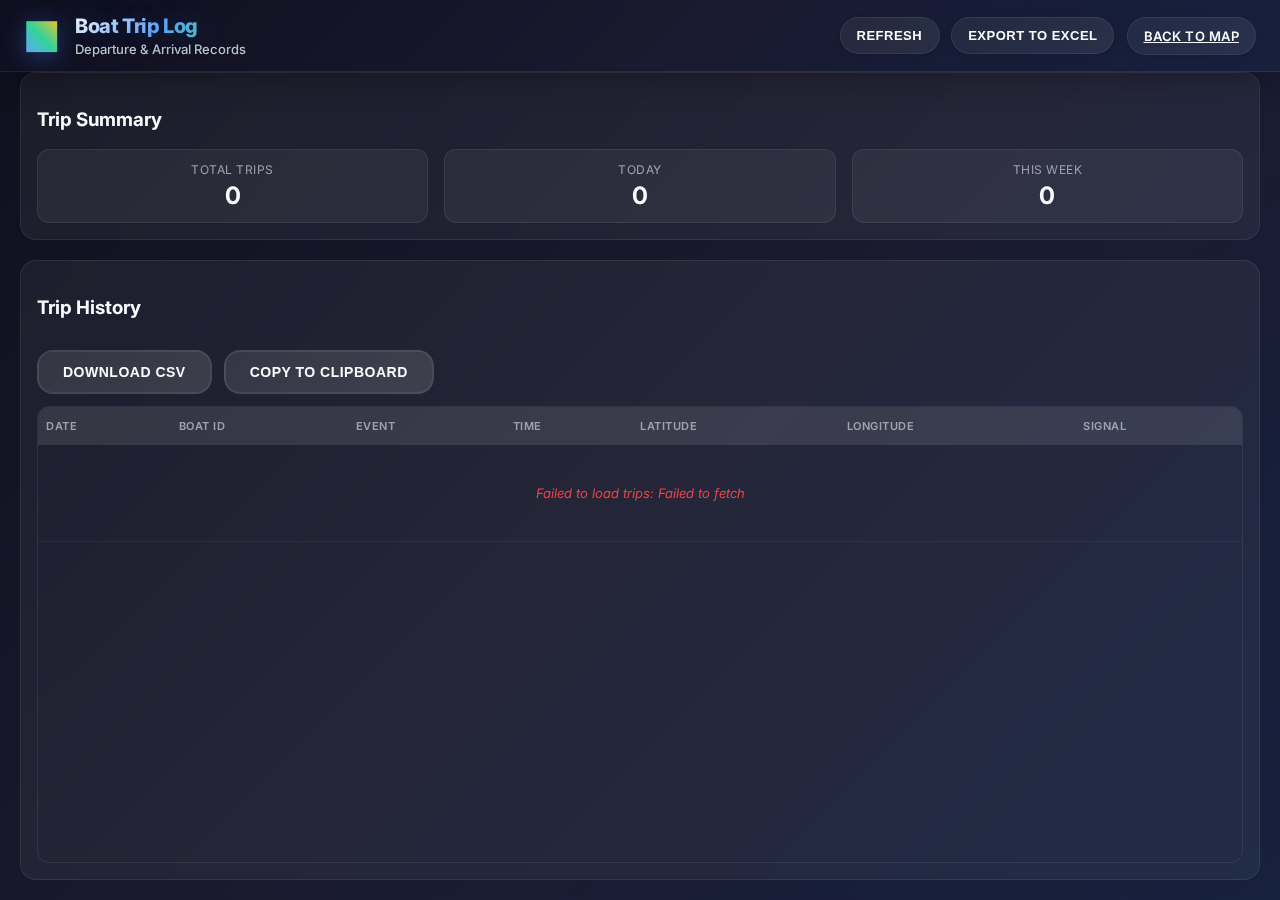
<file: webapp/trips.html>
<!DOCTYPE html>
<html lang="en">
<head>
  <meta charset="UTF-8" />
  <meta name="viewport" content="width=device-width, initial-scale=1.0" />
  <title>Boat Trip Log - Excel Export</title>
  <link rel="stylesheet" href="styles.css" />
</head>
<body>
  <header class="app-header">
    <div class="brand">
      <span class="logo">📊</span>
      <div class="stack">
        <h1>Boat Trip Log</h1>
        <p class="muted">Departure & Arrival Records</p>
      </div>
    </div>
    <div class="actions">
      <button id="refreshBtn" class="chip">Refresh</button>
      <button id="exportBtn" class="chip">Export to Excel</button>
      <a href="index.html" class="chip">Back to Map</a>
    </div>
  </header>

  <div class="trip-container">
    <div class="trip-stats card">
      <h3>Trip Summary</h3>
      <div class="stats-grid">
        <div class="stat"><span>Total Trips</span><span id="totalTrips">0</span></div>
        <div class="stat"><span>Today</span><span id="todayTrips">0</span></div>
        <div class="stat"><span>This Week</span><span id="weekTrips">0</span></div>
      </div>
    </div>

    <div class="trip-table card">
      <h3>Trip History</h3>
      <div class="table-controls">
        <button id="csvBtn" class="btn">Download CSV</button>
        <button id="copyBtn" class="btn">Copy to Clipboard</button>
      </div>
      <div class="table-wrapper">
        <table id="tripTable">
          <thead>
            <tr>
              <th>Date</th>
              <th>Boat ID</th>
              <th>Event</th>
              <th>Time</th>
              <th>Latitude</th>
              <th>Longitude</th>
              <th>Signal</th>
            </tr>
          </thead>
          <tbody id="tripTableBody">
            <tr><td colspan="7" class="loading">Loading trip data...</td></tr>
          </tbody>
        </table>
      </div>
    </div>
  </div>

  <script src="trips.js"></script>
</body>
</html>
</file>
<file: webapp/styles.css>
@import url('https://fonts.googleapis.com/css2?family=Inter:wght@300;400;500;600;700&display=swap');

:root{
  --bg: linear-gradient(135deg, #0f0f1e 0%, #1a1a2e 50%, #16213e 100%);
  --panel: rgba(26, 32, 46, 0.85);
  --glass: rgba(255, 255, 255, 0.05);
  --glass-border: rgba(255, 255, 255, 0.08);
  --muted:#9ca3af;
  --text:#f8fafc;
  --ok:#10b981;
  --warn:#f59e0b;
  --danger:#ef4444;
  --accent:#3b82f6;
  --accent-light:#60a5fa;
  --emergency:#ff0080;
  --emergency-glow: rgba(255, 0, 128, 0.3);
  --shadow-sm: 0 2px 8px rgba(0, 0, 0, 0.12);
  --shadow-md: 0 8px 32px rgba(0, 0, 0, 0.24);
  .loading, .no-data{
  text-align: center;
  padding: 40px;
  color: var(--muted);
  font-style: italic;
}

.error{
  color: var(--danger);
}

/* Google Sheets Sync Styles */
.sync-container {
  display: grid;
  grid-template-columns: 1fr 1fr;
  gap: 2rem;
  padding: 2rem;
  max-width: 1400px;
  margin: 0 auto;
  padding-top: 100px; /* Account for header */
  min-height: 100vh;
  box-sizing: border-box;
}

.setup-card {
  grid-column: 1 / -1;
}

.steps {
  display: flex;
  gap: 2rem;
  margin-top: 1.5rem;
}

.step {
  display: flex;
  align-items: flex-start;
  gap: 1rem;
  flex: 1;
}

.step-number {
  display: flex;
  align-items: center;
  justify-content: center;
  width: 32px;
  height: 32px;
  background: linear-gradient(135deg, var(--accent), var(--accent-light));
  color: white;
  border-radius: 50%;
  font-weight: bold;
  font-size: 0.9em;
  flex-shrink: 0;
  animation: pulse 2s infinite;
}

.step-content h4 {
  margin: 0 0 0.5rem 0;
  color: var(--text);
}

.step-content p {
  margin: 0 0 1rem 0;
  color: var(--muted);
  font-size: 0.9em;
}

.sheet-input {
  width: 100%;
  padding: 0.75rem 1rem;
  border: 1px solid var(--glass-border);
  border-radius: 8px;
  background: var(--glass);
  color: var(--text);
  font-family: 'JetBrains Mono', monospace;
  font-size: 0.85em;
  transition: all 0.3s ease;
}

.sheet-input:focus {
  outline: none;
  border-color: var(--accent);
  background: rgba(255, 255, 255, 0.1);
  box-shadow: 0 0 20px rgba(59, 130, 246, 0.3);
}

.sync-options {
  display: flex;
  flex-direction: column;
  gap: 0.75rem;
  margin-top: 1rem;
}

.checkbox {
  display: flex;
  align-items: center;
  gap: 0.5rem;
  cursor: pointer;
  user-select: none;
}

.checkbox input[type="checkbox"] {
  width: 18px;
  height: 18px;
  accent-color: var(--accent);
}

.sync-status .status-grid {
  display: grid;
  grid-template-columns: repeat(3, 1fr);
  gap: 1.5rem;
  margin-bottom: 2rem;
}

.status-item {
  text-align: center;
}

.status-item .label {
  display: block;
  font-size: 0.8em;
  color: var(--muted);
  margin-bottom: 0.5rem;
  text-transform: uppercase;
  letter-spacing: 0.5px;
}

.status-item .value {
  display: block;
  font-size: 1.2em;
  font-weight: bold;
  color: var(--text);
}

.sync-log h4 {
  margin: 0 0 1rem 0;
  color: var(--text);
}

.log-container {
  background: rgba(0, 0, 0, 0.4);
  border-radius: 8px;
  padding: 1rem;
  max-height: 200px;
  overflow-y: auto;
  border: 1px solid var(--glass-border);
}

.log-entry {
  margin-bottom: 0.5rem;
  font-family: 'JetBrains Mono', monospace;
  font-size: 0.85em;
  line-height: 1.4;
  animation: fadeIn 0.3s ease;
}

.log-entry:last-child {
  margin-bottom: 0;
}

.log-entry .timestamp {
  color: var(--muted);
  margin-right: 0.5rem;
}

/* Modal styles for Google Apps Script setup */
dialog.modal {
  border: none;
  border-radius: 12px;
  background: transparent;
  max-width: 800px;
  width: 90%;
  padding: 0;
  backdrop-filter: blur(10px);
  box-shadow: var(--shadow-xl);
  animation: modalSlideIn 0.3s ease;
}

dialog.modal::backdrop {
  background: rgba(0, 0, 0, 0.6);
  backdrop-filter: blur(8px);
  animation: fadeIn 0.3s ease;
}

.modal-card {
  background: linear-gradient(135deg, 
    rgba(15, 15, 30, 0.95) 0%, 
    rgba(26, 26, 46, 0.9) 50%, 
    rgba(22, 33, 62, 0.95) 100%);
  border: 1px solid var(--glass-border);
  border-radius: 12px;
  padding: 2rem;
  color: var(--text);
  backdrop-filter: blur(20px);
}

.modal-card h2 {
  margin: 0 0 1rem 0;
  background: linear-gradient(135deg, var(--accent), var(--accent-light));
  -webkit-background-clip: text;
  -webkit-text-fill-color: transparent;
  background-clip: text;
}

.setup-instructions ol {
  margin: 1rem 0;
  padding-left: 1.5rem;
}

.setup-instructions li {
  margin-bottom: 0.5rem;
  line-height: 1.5;
}

.setup-instructions a {
  color: var(--accent-light);
  text-decoration: none;
  transition: color 0.3s ease;
}

.setup-instructions a:hover {
  color: var(--accent);
  text-decoration: underline;
}

.code-area {
  width: 100%;
  height: 300px;
  margin: 1rem 0;
  padding: 1rem;
  border: 1px solid var(--glass-border);
  border-radius: 8px;
  background: rgba(0, 0, 0, 0.5);
  color: var(--text);
  font-family: 'JetBrains Mono', monospace;
  font-size: 0.85em;
  line-height: 1.4;
  resize: vertical;
}

.modal-actions {
  display: flex;
  gap: 1rem;
  justify-content: flex-end;
  margin-top: 2rem;
}

.btn.primary {
  background: linear-gradient(135deg, var(--accent), var(--accent-light));
  color: white;
  box-shadow: var(--shadow-sm);
}

.btn.primary:hover {
  background: linear-gradient(135deg, var(--accent-light), var(--accent));
  transform: translateY(-2px);
  box-shadow: var(--shadow-md);
}

.preview-table {
  margin-top: 1rem;
  overflow-x: auto;
}

.preview-table table {
  width: 100%;
  border-collapse: collapse;
  font-size: 0.9em;
}

.preview-table th,
.preview-table td {
  padding: 0.75rem;
  text-align: left;
  border-bottom: 1px solid var(--glass-border);
}

.preview-table th {
  background: var(--glass);
  font-weight: 600;
  color: var(--text);
  text-transform: uppercase;
  font-size: 0.8em;
  letter-spacing: 0.5px;
}

.preview-table td {
  color: var(--muted);
}

@media (max-width: 768px) {
  .sync-container {
    grid-template-columns: 1fr;
    padding: 1rem;
    padding-top: 90px;
  }
  
  .steps {
    flex-direction: column;
  }
  
  .sync-status .status-grid {
    grid-template-columns: 1fr;
  }
  
  dialog.modal {
    width: 95%;
  }
  
  .modal-card {
    padding: 1.5rem;
  }
}

/* Direct NodeMCU Connection Styles */
.connection-form {
  display: flex;
  flex-direction: column;
  gap: 1.5rem;
  max-width: 500px;
}

.connection-actions {
  display: flex;
  gap: 1rem;
  margin-top: 1rem;
}

.connection-details {
  margin-top: 1.5rem;
  padding: 1.5rem;
  background: var(--glass);
  border-radius: 8px;
  border: 1px solid var(--glass-border);
}

.scan-results {
  margin-top: 1rem;
  min-height: 100px;
}

.scanning {
  text-align: center;
  padding: 2rem;
  color: var(--accent-light);
  animation: pulse 2s infinite;
}

.scan-placeholder {
  text-align: center;
  padding: 2rem;
  color: var(--muted);
  font-style: italic;
}

.no-results {
  text-align: center;
  padding: 2rem;
  color: var(--warn);
}

.no-results small {
  color: var(--muted);
  font-size: 0.8em;
}

.scan-header {
  font-weight: 600;
  color: var(--ok);
  margin-bottom: 1rem;
  padding: 0.75rem;
  background: rgba(16, 185, 129, 0.1);
  border-radius: 6px;
  border: 1px solid rgba(16, 185, 129, 0.3);
}

.device-item {
  padding: 1rem;
  margin-bottom: 0.75rem;
  background: var(--glass);
  border: 1px solid var(--glass-border);
  border-radius: 8px;
  cursor: pointer;
  transition: all 0.3s ease;
}

.device-item:hover {
  background: rgba(255, 255, 255, 0.1);
  transform: translateY(-1px);
  box-shadow: var(--shadow-sm);
}

.device-item:active {
  transform: translateY(0);
}

.device-header {
  display: flex;
  justify-content: space-between;
  align-items: center;
  margin-bottom: 0.5rem;
}

.device-ip {
  font-family: monospace;
  font-weight: 600;
  color: var(--accent-light);
}

.device-status {
  color: var(--ok);
  font-size: 0.9em;
}

.device-details {
  display: flex;
  flex-wrap: wrap;
  gap: 1rem;
  font-size: 0.9em;
  color: var(--muted);
}

.help-steps {
  display: grid;
  grid-template-columns: repeat(auto-fit, minmax(250px, 1fr));
  gap: 1.5rem;
  margin-top: 1rem;
}

.help-step {
  padding: 1.5rem;
  background: var(--glass);
  border-radius: 8px;
  border: 1px solid var(--glass-border);
}

.help-step h4 {
  margin: 0 0 1rem 0;
  color: var(--accent-light);
}

.help-step p {
  margin: 0;
  line-height: 1.5;
  color: var(--muted);
}

.help-step code {
  background: rgba(0, 0, 0, 0.3);
  padding: 2px 6px;
  border-radius: 4px;
  font-family: monospace;
  font-size: 0.9em;
}

.advantages-list {
  list-style: none;
  padding: 0;
  display: grid;
  grid-template-columns: repeat(auto-fit, minmax(250px, 1fr));
  gap: 1rem;
}

.advantages-list li {
  padding: 1rem;
  background: var(--glass);
  border-radius: 8px;
  border: 1px solid var(--glass-border);
  line-height: 1.5;
}

.error {
  color: var(--danger);
  text-align: center;
  padding: 2rem;
}

@media (max-width: 768px) {
  .connection-actions {
    flex-direction: column;
  }
  
  .help-steps {
    grid-template-columns: 1fr;
  }
  
  .advantages-list {
    grid-template-columns: 1fr;
  }
  
  .device-header {
    flex-direction: column;
    align-items: flex-start;
    gap: 0.5rem;
  }
  
  .device-details {
    flex-direction: column;
    gap: 0.25rem;
  }
}

/* Add Port Location Styles */
.port-form {
  display: flex;
  flex-direction: column;
  gap: 1.5rem;
  max-width: 600px;
}

.form-group {
  display: flex;
  flex-direction: column;
  gap: 0.5rem;
}

.form-group label {
  font-weight: 600;
  color: var(--text);
  font-size: 0.9em;
}

.form-input {
  padding: 0.75rem 1rem;
  border: 1px solid var(--glass-border);
  border-radius: 8px;
  background: var(--glass);
  color: var(--text);
  font-size: 0.95em;
  transition: all 0.3s ease;
}

.form-input:focus {
  outline: none;
  border-color: var(--accent);
  background: rgba(255, 255, 255, 0.1);
  box-shadow: 0 0 20px rgba(59, 130, 246, 0.3);
}

.form-group small {
  color: var(--muted);
  font-size: 0.8em;
  font-style: italic;
}

.form-actions {
  display: flex;
  gap: 1rem;
  margin-top: 1rem;
}

.btn.secondary {
  background: var(--glass);
  border: 1px solid var(--glass-border);
  color: var(--text);
}

.btn.secondary:hover {
  background: rgba(255, 255, 255, 0.1);
  transform: translateY(-1px);
}

.ports-grid {
  display: grid;
  grid-template-columns: repeat(auto-fit, minmax(280px, 1fr));
  gap: 1rem;
  margin-top: 1rem;
}

.port-item {
  padding: 1rem;
  background: var(--glass);
  border: 1px solid var(--glass-border);
  border-radius: 8px;
  cursor: pointer;
  transition: all 0.3s ease;
}

.port-item:hover {
  background: rgba(255, 255, 255, 0.1);
  transform: translateY(-2px);
  box-shadow: var(--shadow-sm);
}

.port-item.selected {
  background: rgba(59, 130, 246, 0.2);
  border-color: var(--accent);
  box-shadow: 0 0 20px rgba(59, 130, 246, 0.3);
}

.port-item h4 {
  margin: 0 0 0.5rem 0;
  color: var(--text);
  font-size: 0.95em;
}

.port-item p {
  margin: 0;
  color: var(--muted);
  font-family: monospace;
  font-size: 0.85em;
}

.recent-events {
  display: flex;
  flex-direction: column;
  gap: 1rem;
}

.event-item {
  padding: 1rem;
  background: var(--glass);
  border: 1px solid var(--glass-border);
  border-radius: 8px;
  transition: all 0.3s ease;
}

.event-item.manual {
  border-left: 4px solid var(--accent);
}

.event-item.auto {
  border-left: 4px solid var(--ok);
}

.event-header {
  display: flex;
  justify-content: space-between;
  align-items: center;
  margin-bottom: 0.5rem;
}

.event-time {
  color: var(--muted);
  font-size: 0.8em;
  font-family: monospace;
}

.event-details {
  display: flex;
  flex-wrap: wrap;
  gap: 1rem;
  margin-bottom: 0.5rem;
}

.boat-id {
  font-weight: 600;
  color: var(--accent-light);
}

.location {
  font-family: monospace;
  color: var(--text);
  font-size: 0.9em;
}

.port-name {
  color: var(--muted);
  font-style: italic;
}

.event-source {
  color: var(--muted);
  font-size: 0.8em;
}

.tips-list {
  list-style: none;
  padding: 0;
}

.tips-list li {
  padding: 0.5rem 0;
  border-bottom: 1px solid var(--glass-border);
  line-height: 1.5;
}

.tips-list li:last-child {
  border-bottom: none;
}

/* Notification System */
.notification {
  position: fixed;
  top: 100px;
  right: 20px;
  background: var(--panel);
  border: 1px solid var(--glass-border);
  border-radius: 8px;
  padding: 1rem;
  min-width: 300px;
  max-width: 400px;
  z-index: 10000;
  opacity: 0;
  transform: translateX(100%);
  transition: all 0.3s ease;
  backdrop-filter: blur(20px);
  box-shadow: var(--shadow-lg);
}

.notification.show {
  opacity: 1;
  transform: translateX(0);
}

.notification.success {
  border-color: var(--ok);
}

.notification-content {
  display: flex;
  align-items: center;
  gap: 0.75rem;
}

.notification-icon {
  font-size: 1.2em;
}

.notification-message {
  color: var(--text);
  line-height: 1.4;
}

@media (max-width: 768px) {
  .form-actions {
    flex-direction: column;
  }
  
  .ports-grid {
    grid-template-columns: 1fr;
  }
  
  .event-details {
    flex-direction: column;
    gap: 0.5rem;
  }
  
  .notification {
    right: 10px;
    left: 10px;
    min-width: auto;
  }
}

*{ box-sizing:border-box; }
html,body{ height:100%; }
body{ 
  margin:0; 
  font-family: 'Inter', system-ui, -apple-system, BlinkMacSystemFont, sans-serif; 
  color:var(--text); 
  background: var(--bg);
  background-attachment: fixed;
  overflow: hidden;
  font-weight: 400;
  -webkit-font-smoothing: antialiased;
  -moz-osx-font-smoothing: grayscale;
}

.app-header{ 
  position:fixed; 
  inset:0 0 auto 0; 
  height:72px; 
  display:flex; 
  align-items:center; 
  justify-content:space-between; 
  padding:0 24px; 
  background: linear-gradient(135deg, 
    rgba(15, 15, 30, 0.95) 0%, 
    rgba(26, 26, 46, 0.9) 50%, 
    rgba(22, 33, 62, 0.95) 100%);
  backdrop-filter: blur(24px) saturate(200%); 
  z-index:1000; 
  border-bottom:1px solid var(--glass-border);
  box-shadow: var(--shadow-md);
  position: relative;
  overflow: hidden;
}

.app-header::before{
  content: '';
  position: absolute;
  top: 0;
  left: -100%;
  width: 100%;
  height: 100%;
  background: linear-gradient(90deg, transparent, rgba(255, 255, 255, 0.1), transparent);
  animation: shimmer 3s infinite;
}

@keyframes shimmer {
  0% { left: -100%; }
  100% { left: 100%; }
}

.brand{ display:flex; gap:16px; align-items:center; z-index: 2; position: relative; }
.logo{ 
  font-size:28px; 
  filter: drop-shadow(0 4px 12px rgba(59, 130, 246, 0.4));
  animation: float 3s ease-in-out infinite;
  background: linear-gradient(45deg, #60a5fa, #34d399, #fbbf24);
  -webkit-background-clip: text;
  -webkit-text-fill-color: transparent;
  background-clip: text;
}

@keyframes float {
  0%, 100% { transform: translateY(0px) rotate(0deg); }
  50% { transform: translateY(-3px) rotate(2deg); }
}

.brand h1{ 
  margin:0; 
  font-size:20px; 
  font-weight:800; 
  letter-spacing:-0.02em; 
  background: linear-gradient(135deg, #f8fafc 0%, #60a5fa 50%, #34d399 100%);
  -webkit-background-clip: text;
  -webkit-text-fill-color: transparent;
  background-clip: text;
  text-shadow: 0 0 30px rgba(96, 165, 250, 0.3);
  animation: glow 2s ease-in-out infinite alternate;
}

@keyframes glow {
  from { filter: brightness(1) drop-shadow(0 0 5px rgba(96, 165, 250, 0.3)); }
  to { filter: brightness(1.1) drop-shadow(0 0 20px rgba(96, 165, 250, 0.6)); }
}

.brand .muted{ 
  margin:3px 0 0; 
  font-size:13px; 
  font-weight:500; 
  opacity:0.9;
  color: #cbd5e1;
  text-shadow: 0 1px 3px rgba(0,0,0,0.3);
}
.stack{ display:flex; flex-direction:column; }
.actions{ display:flex; align-items:center; gap:12px; z-index: 2; position: relative; }
.chip{ 
  border:1px solid var(--glass-border); 
  background: linear-gradient(135deg, var(--glass), rgba(255, 255, 255, 0.08));
  backdrop-filter: blur(16px);
  color:var(--text); 
  padding:10px 16px; 
  border-radius:24px; 
  font-size:13px; 
  font-weight:600;
  cursor:pointer; 
  transition: all 0.3s cubic-bezier(0.4, 0, 0.2, 1);
  box-shadow: var(--shadow-sm);
  position: relative;
  overflow: hidden;
  text-transform: uppercase;
  letter-spacing: 0.5px;
}

.chip::before{
  content: '';
  position: absolute;
  top: 0;
  left: -100%;
  width: 100%;
  height: 100%;
  background: linear-gradient(90deg, transparent, rgba(255, 255, 255, 0.2), transparent);
  transition: left 0.5s;
}

.chip:hover::before{
  left: 100%;
}

.chip:hover{ 
  background: linear-gradient(135deg, rgba(255, 255, 255, 0.12), rgba(96, 165, 250, 0.1));
  transform: translateY(-2px) scale(1.02);
  box-shadow: var(--shadow-lg);
  border-color: var(--accent-light);
}
.chip.active{
  background: linear-gradient(135deg, var(--accent), var(--accent-light));
  border-color: var(--accent);
  color: white;
  box-shadow: 0 0 30px var(--accent-light);
  animation: pulse 2s infinite;
}

@keyframes pulse {
  0%, 100% { box-shadow: 0 0 30px var(--accent-light); }
  50% { box-shadow: 0 0 50px var(--accent-light); }
}

.badge{ 
  display:inline-flex; 
  align-items:center; 
  justify-content:center; 
  min-width:72px; 
  padding:10px 16px; 
  border-radius:16px; 
  border:2px solid var(--glass-border); 
  background: linear-gradient(135deg, var(--glass), rgba(255, 255, 255, 0.08));
  backdrop-filter: blur(16px);
  color:var(--text); 
  font-weight:700; 
  letter-spacing:0.05em; 
  font-size:12px; 
  text-transform: uppercase;
  box-shadow: var(--shadow-md);
  transition: all 0.3s cubic-bezier(0.4, 0, 0.2, 1);
  position: relative;
  overflow: hidden;
}

.badge::after{
  content: '';
  position: absolute;
  top: -50%;
  left: -50%;
  width: 200%;
  height: 200%;
  background: radial-gradient(circle, rgba(255,255,255,0.1) 0%, transparent 70%);
  animation: rotate 4s linear infinite;
  opacity: 0;
}

@keyframes rotate {
  0% { transform: rotate(0deg); opacity: 0; }
  50% { opacity: 1; }
  100% { transform: rotate(360deg); opacity: 0; }
}

.badge.ok{ 
  background: linear-gradient(135deg, rgba(16,185,129,0.2), rgba(5,150,105,0.15)); 
  color:#d1fae5; 
  border-color:var(--ok); 
  box-shadow: 0 0 40px rgba(16,185,129,0.4);
  animation: okPulse 1.5s ease-in-out infinite;
}

@keyframes okPulse {
  0%, 100% { box-shadow: 0 0 40px rgba(16,185,129,0.4); }
  50% { box-shadow: 0 0 60px rgba(16,185,129,0.6); }
}

.badge.warn{ 
  background: linear-gradient(135deg, rgba(245,158,11,0.2), rgba(217,119,6,0.15)); 
  color:#fef3c7; 
  border-color:var(--warn);
  box-shadow: 0 0 40px rgba(245,158,11,0.4);
  animation: warnBlink 2s ease-in-out infinite;
}

@keyframes warnBlink {
  0%, 50%, 100% { opacity: 1; }
  25%, 75% { opacity: 0.7; }
}

/* Fullscreen map */
#map{ position:fixed; inset:72px 0 0 0; width:100%; height:calc(100vh - 72px); }

/* Floating info overlay */
.overlay{ 
  position:fixed; 
  left:20px; 
  bottom:20px; 
  width:300px; 
  background: rgba(26, 32, 46, 0.8);
  border:1px solid var(--glass-border); 
  border-radius:16px; 
  padding:16px; 
  backdrop-filter: blur(20px) saturate(180%); 
  z-index:1001; 
  box-shadow: var(--shadow-lg);
  transition: all 0.3s cubic-bezier(0.4, 0, 0.2, 1);
}
.overlay:hover{
  transform: translateY(-2px);
  box-shadow: 0 20px 80px rgba(0, 0, 0, 0.5);
}
.overlay .title{ 
  font-weight:600; 
  letter-spacing:-0.025em; 
  font-size:16px;
  margin-bottom: 8px;
  background: linear-gradient(135deg, #f8fafc, #e2e8f0);
  -webkit-background-clip: text;
  -webkit-text-fill-color: transparent;
  background-clip: text;
}
.grid{ display:grid; grid-template-columns: 1fr 1fr; gap:12px 16px; margin-top:12px; }
.kv{ display:flex; justify-content:space-between; font-size:13px; color:var(--text); font-weight:500; }
.kv span:first-child{ color:var(--muted); font-weight:400; }
.card{ background: transparent; }

/* Floating action button */
.fab{ 
  position:fixed; 
  right:20px; 
  bottom:20px; 
  width:56px; 
  height:56px; 
  border-radius:16px; 
  border:1px solid var(--glass-border); 
  background: linear-gradient(135deg, var(--accent), var(--accent-light));
  color:#fff; 
  font-size:24px; 
  cursor:pointer; 
  box-shadow: var(--shadow-lg);
  z-index:1002; 
  transition: all 0.2s cubic-bezier(0.4, 0, 0.2, 1);
  backdrop-filter: blur(10px);
}
.fab:hover{ 
  transform: translateY(-2px) scale(1.05);
  box-shadow: 0 20px 80px rgba(59, 130, 246, 0.4);
}
.fab:active{
  transform: translateY(0) scale(0.95);
}

/* Leaflet */
.leaflet-container{ background:#0a0e13; }
.leaflet-control-attribution{ color:#98a3af; }

/* Responsive */
/* Modal */
.modal{
  padding: 0;
  border: none;
  background: transparent;
  animation: modalSlideIn 0.4s cubic-bezier(0.34, 1.56, 0.64, 1);
}

@keyframes modalSlideIn {
  from { opacity: 0; transform: scale(0.8) translateY(20px); }
  to { opacity: 1; transform: scale(1) translateY(0); }
}

.modal::backdrop{ 
  background: rgba(0,0,0,0.7); 
  backdrop-filter: blur(8px);
  animation: backdropFadeIn 0.3s ease-out;
}

@keyframes backdropFadeIn {
  from { opacity: 0; }
  to { opacity: 1; }
}

.modal-card{ 
  width: min(640px, 90vw); 
  background: linear-gradient(135deg, 
    rgba(15, 15, 30, 0.95) 0%, 
    rgba(26, 32, 46, 0.9) 50%, 
    rgba(22, 33, 62, 0.95) 100%);
  border:2px solid var(--glass-border); 
  color:var(--text); 
  border-radius:24px; 
  padding:32px; 
  box-shadow: var(--shadow-xl);
  backdrop-filter: blur(24px) saturate(200%);
  position: relative;
  overflow: hidden;
}

.modal-card::before{
  content: '';
  position: absolute;
  top: -50%;
  left: -50%;
  width: 200%;
  height: 200%;
  background: radial-gradient(circle, rgba(96, 165, 250, 0.1) 0%, transparent 70%);
  animation: modalGlow 6s ease-in-out infinite;
  pointer-events: none;
}

@keyframes modalGlow {
  0%, 100% { transform: rotate(0deg) scale(1); opacity: 0.3; }
  50% { transform: rotate(180deg) scale(1.1); opacity: 0.6; }
}

.modal-card h2{ 
  margin:0 0 16px; 
  font-weight:800; 
  font-size:32px;
  background: linear-gradient(135deg, #f8fafc 0%, #60a5fa 30%, #34d399 60%, #fbbf24 100%);
  -webkit-background-clip: text;
  -webkit-text-fill-color: transparent;
  background-clip: text;
  text-align: center;
  position: relative;
  z-index: 2;
  animation: titleShine 3s ease-in-out infinite;
}

@keyframes titleShine {
  0%, 100% { filter: brightness(1) drop-shadow(0 0 10px rgba(96, 165, 250, 0.3)); }
  50% { filter: brightness(1.2) drop-shadow(0 0 25px rgba(96, 165, 250, 0.5)); }
}

.modal-card > p{
  text-align: center;
  font-size: 16px;
  margin-bottom: 24px;
  opacity: 0.9;
  position: relative;
  z-index: 2;
}

.modal-card h3{
  font-size:18px;
  font-weight:700;
  margin:0 0 12px;
  color:var(--accent-light);
  text-transform: uppercase;
  letter-spacing: 1px;
  position: relative;
  z-index: 2;
}

.modal-card h3::after{
  content: '';
  position: absolute;
  bottom: -4px;
  left: 0;
  width: 30px;
  height: 3px;
  background: linear-gradient(90deg, var(--accent), var(--accent-light));
  border-radius: 2px;
}

.modal-card ul{
  margin:0;
  padding-left:24px;
  position: relative;
  z-index: 2;
}
.modal-card li{
  margin:8px 0;
  font-weight:500;
  font-size: 15px;
  transition: color 0.2s ease;
}
.modal-card li:hover{
  color: var(--accent-light);
}
.split{ display:grid; grid-template-columns: 1fr 1fr; gap:32px; margin:24px 0; }
.modal-actions{ 
  display:flex; 
  justify-content:center; 
  margin-top:32px; 
  position: relative;
  z-index: 2;
}
.btn{ 
  border:2px solid var(--glass-border); 
  background: linear-gradient(135deg, var(--glass), rgba(255, 255, 255, 0.08));
  backdrop-filter: blur(16px);
  color:var(--text); 
  padding:12px 24px; 
  border-radius:16px; 
  cursor:pointer; 
  font-weight:600;
  font-size: 14px;
  text-transform: uppercase;
  letter-spacing: 0.5px;
  transition: all 0.3s cubic-bezier(0.4, 0, 0.2, 1);
  position: relative;
  overflow: hidden;
}

.btn::before{
  content: '';
  position: absolute;
  top: 0;
  left: -100%;
  width: 100%;
  height: 100%;
  background: linear-gradient(90deg, transparent, rgba(255, 255, 255, 0.2), transparent);
  transition: left 0.5s;
}

.btn:hover::before{
  left: 100%;
}

.btn:hover{ 
  background: linear-gradient(135deg, rgba(96, 165, 250, 0.2), rgba(52, 211, 153, 0.1));
  transform: translateY(-2px) scale(1.05);
  box-shadow: var(--shadow-lg);
  border-color: var(--accent-light);
}

/* Leaflet */
.leaflet-container{ background: linear-gradient(135deg, #0a0e1a 0%, #1a1a2e 100%); }
.leaflet-control-attribution{ color:var(--muted); }
.leaflet-control-zoom a{ 
  background: var(--glass) !important;
  backdrop-filter: blur(10px) !important;
  border: 1px solid var(--glass-border) !important;
  color: var(--text) !important;
}

@media (max-width: 420px){
  .overlay{ width: calc(100% - 40px); }
  .split{ grid-template-columns: 1fr; gap: 20px; }
  .app-header{ padding: 0 16px; height: 64px; }
  .fab{ right: 16px; bottom: 16px; }
  #map{ inset: 64px 0 0 0; height: calc(100vh - 64px); }
  .brand h1{ font-size: 16px; }
  .logo{ font-size: 22px; }
  .chip{ padding: 8px 12px; font-size: 11px; }
  .badge{ min-width: 60px; padding: 8px 12px; }
  .modal-card{ padding: 24px; }
  .modal-card h2{ font-size: 24px; }
}

/* Trip Log Styles */
.trip-container{
  position: fixed;
  inset: 72px 20px 20px 20px;
  display: grid;
  grid-template-rows: auto 1fr;
  gap: 20px;
  overflow: hidden;
}

.trip-stats{
  background: var(--glass);
  backdrop-filter: blur(20px);
  border: 1px solid var(--glass-border);
  border-radius: 16px;
  padding: 16px;
}

.stats-grid{
  display: grid;
  grid-template-columns: repeat(auto-fit, minmax(120px, 1fr));
  gap: 16px;
  margin-top: 12px;
}

.stat{
  display: flex;
  flex-direction: column;
  align-items: center;
  padding: 12px;
  background: rgba(255, 255, 255, 0.05);
  border-radius: 12px;
  border: 1px solid var(--glass-border);
}

.stat span:first-child{
  color: var(--muted);
  font-size: 12px;
  text-transform: uppercase;
  letter-spacing: 0.5px;
  margin-bottom: 4px;
}

.stat span:last-child{
  color: var(--text);
  font-size: 24px;
  font-weight: 700;
}

.trip-table{
  background: var(--glass);
  backdrop-filter: blur(20px);
  border: 1px solid var(--glass-border);
  border-radius: 16px;
  padding: 16px;
  overflow: hidden;
  display: flex;
  flex-direction: column;
}

.table-controls{
  display: flex;
  gap: 12px;
  margin: 12px 0;
}

.table-wrapper{
  flex: 1;
  overflow: auto;
  border-radius: 12px;
  border: 1px solid var(--glass-border);
}

table{
  width: 100%;
  border-collapse: collapse;
  font-size: 13px;
}

th{
  background: rgba(255, 255, 255, 0.1);
  padding: 12px 8px;
  text-align: left;
  font-weight: 600;
  text-transform: uppercase;
  letter-spacing: 0.5px;
  font-size: 11px;
  color: var(--muted);
  position: sticky;
  top: 0;
}

td{
  padding: 10px 8px;
  border-bottom: 1px solid rgba(255, 255, 255, 0.05);
}

tr:hover{
  background: rgba(255, 255, 255, 0.02);
}

.event-badge{
  padding: 4px 8px;
  border-radius: 8px;
  font-size: 10px;
  font-weight: 600;
  text-transform: uppercase;
  letter-spacing: 0.5px;
}

.event-badge.departure{
  background: rgba(34, 197, 94, 0.2);
  color: #d1fae5;
  border: 1px solid var(--ok);
}

.event-badge.arrival{
  background: rgba(59, 130, 246, 0.2);
  color: #dbeafe;
  border: 1px solid var(--accent);
}

.loading, .error, .no-data{
  text-align: center;
  padding: 40px;
  color: var(--muted);
  font-style: italic;
}

.error{
  color: var(--danger);
}
</file>
